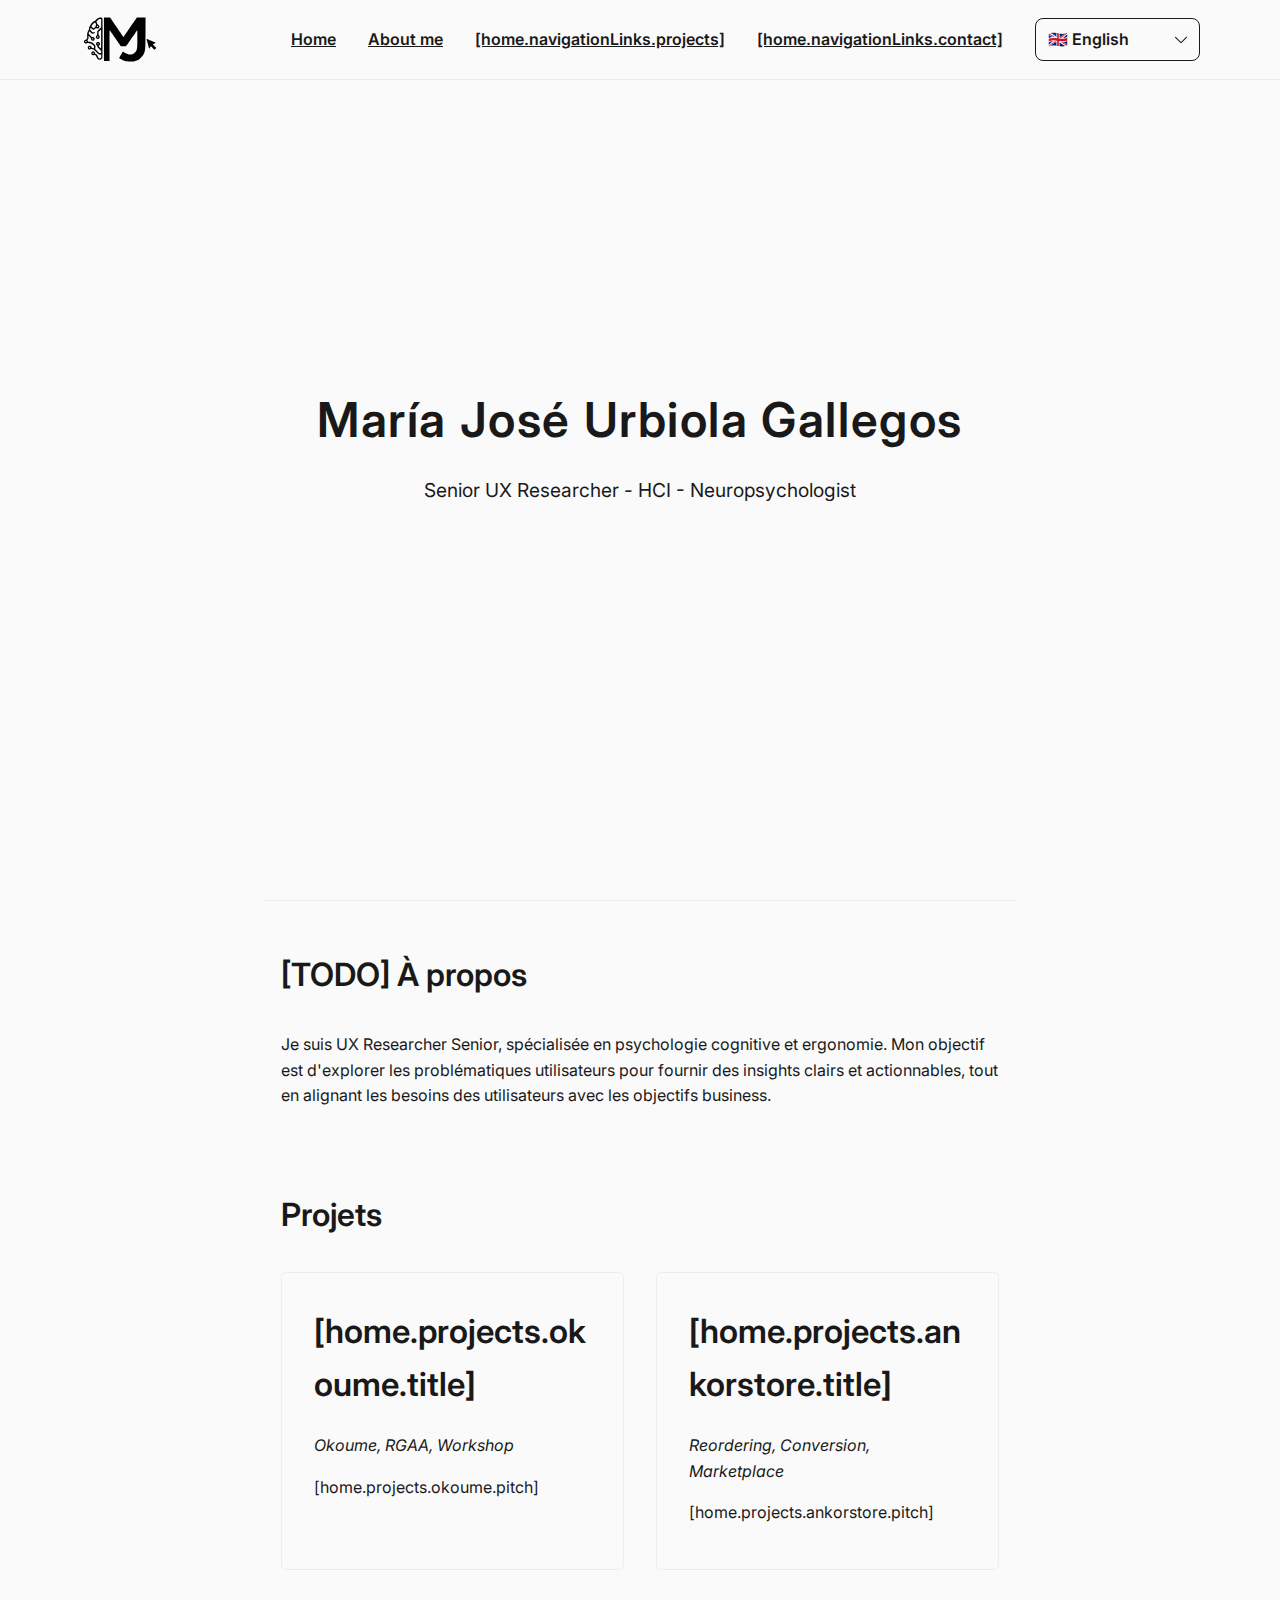
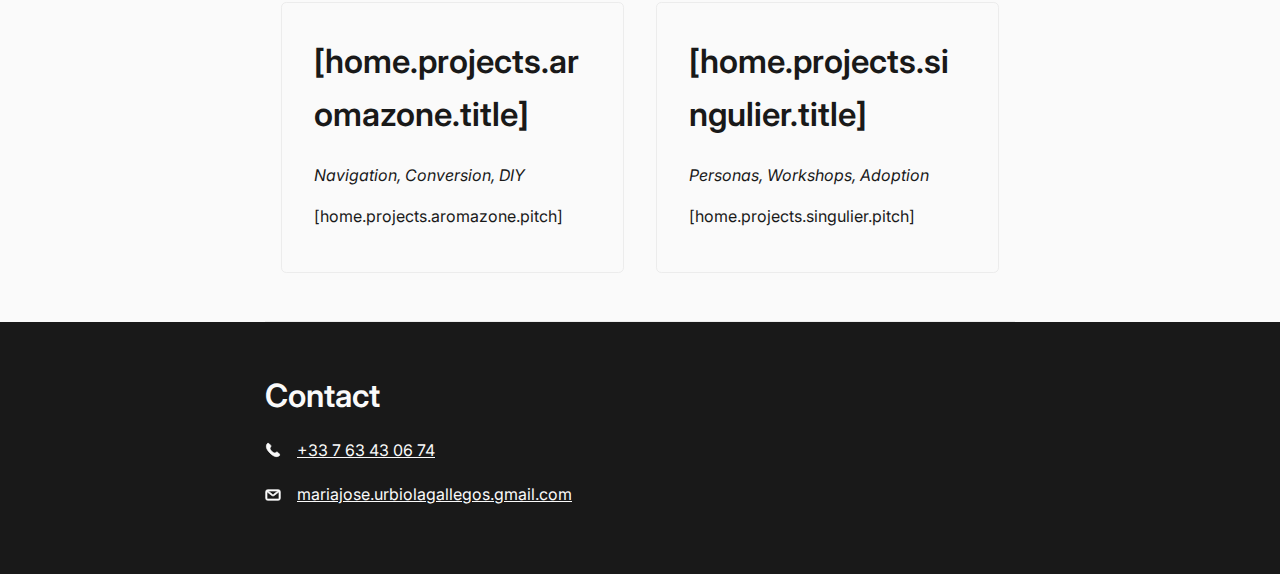
<file: index.html>
<!DOCTYPE html>
<html lang="fr">

<head>
    <meta charset="UTF-8" />
    <meta name="viewport" content="width=device-width, initial-scale=1.0" />
    <title>Maria Jose Urbiola Gallegos - Senior UX Researcher - IHM - Neuropsychologue</title>

    <link rel="preload" href="/public/fonts/Inter.ttf" as="font" type="font/ttf" crossorigin />
    <link rel="preload" href="/public/fonts/Inter-italic.ttf" as="font" type="font/ttf" crossorigin />
    <link rel="stylesheet" href="/public/styles/common.css" />
    <link rel="stylesheet" href="/public/styles/home.css" />
    <link rel="stylesheet" href="/public/styles/footer.css" />
</head>

<body>
    <header class="navigation">
        <a href="/" class="navigation__logo-link">
            <svg class="navigation__logo">
                <use href="/public/icons/icons.svg#mj-logo"></use>
            </svg>
        </a>

        <nav class="navigation__link-list">
            <a href="#home" id="nav-home" class="active">
                <mj-i18n key="home.navigationLinks.home" />
            </a>
            <a href="#about" id="nav-about">
                <mj-i18n key="home.navigationLinks.about" />
            </a>
            <a href="#projects" id="nav-projects">
                <mj-i18n key="home.navigationLinks.projects" />
            </a>
            <a href="#contact" id="nav-contact">
                <mj-i18n key="home.navigationLinks.contact" />
            </a>

            <select id="language-select" class="navigation__language-selector language-selector">
                <button class="language-selector__button">
                    <selectedcontent></selectedcontent>
                    <svg class="icon language-selector__picker-icon" aria-hidden="true">
                        <use href="/public/icons/icons.svg#arrow-down"></use>
                    </svg>
                </button>

                <div class="language-selector__dropdown">
                    <option selected value="fr" class="language-selector__option">
                        <span aria-hidden="true">🇫🇷</span> Français
                    </option>
                    <option value="en" class="language-selector__option">
                        <span aria-hidden="true">🇬🇧</span> English
                    </option>
                    <option value="es" class="language-selector__option">
                        <span aria-hidden="true">🇪🇸</span> Español
                    </option>
                </div>
            </select>
        </nav>
    </header>

    <section id="home" class="hero">
        <h1 class="hero__name">María José Urbiola Gallegos</h1>
        <h2 class="hero__title"><mj-i18n key="home.hero.subtitle" /></h2>
    </section>

    <main class="main">
        <section id="about" class="about anchor">
            <h2 class="about__title">[TODO] À propos</h2>
            <p>
                Je suis UX Researcher Senior, spécialisée en psychologie cognitive et ergonomie. Mon objectif est
                d'explorer
                les problématiques utilisateurs pour fournir des insights clairs et actionnables, tout en alignant les
                besoins des utilisateurs avec les objectifs business.
            </p>
        </section>

        <section id="projects" class="projects anchor">
            <h2 class="projects__title">Projets</h2>
            <ul class="projects__list">
                <li class="projects__ignore">
                    <a href="projects/okoume.html" class="projects__item">
                        <h3 class="projects__title"><mj-i18n key="home.projects.okoume.title" /></h3>
                        <p class="projects__keywords">Okoume, RGAA, Workshop</p>
                        <p><mj-i18n key="home.projects.okoume.pitch" /></p>
                    </a>
                </li>
                <li class="projects__ignore">
                    <a href="projects/ankorstore.html" class="projects__item">
                        <h3 class="projects__title"><mj-i18n key="home.projects.ankorstore.title" /></h3>
                        <p class="projects__keywords">Reordering, Conversion, Marketplace</p>
                        <p><mj-i18n key="home.projects.ankorstore.pitch" /></p>
                    </a>
                </li>
                <li class="projects__ignore">
                    <a href="projects/aromazone.html" class="projects__item">
                        <h3 class="projects__title"><mj-i18n key="home.projects.aromazone.title" /></h3>
                        <p class="projects__keywords">Navigation, Conversion, DIY</p>
                        <p><mj-i18n key="home.projects.aromazone.pitch" /></p>
                    </a>
                </li>
                <li class="projects__ignore">
                    <a href="projects/singulier.html" class="projects__item">
                        <h3 class="projects__title"><mj-i18n key="home.projects.singulier.title" /></h3>
                        <p class="projects__keywords">Personas, Workshops, Adoption</p>
                        <p><mj-i18n key="home.projects.singulier.pitch" /></p>
                    </a>
                </li>
            </ul>
        </section>
    </main>

    <footer id="contact" class="contact">
        <section>
            <h2 class="contact__title"><mj-i18n key="home.contact.title" /></h2>
            <p>
                <a class="contact__link" href="tel:+33763430474">
                    <svg class="icon" aria-hidden="true">
                        <use href="/public/icons/icons.svg#phone"></use>
                    </svg>
                    +33 7 63 43 06 74
                </a>
            </p>
            <p>
                <a class="contact__link" href="mailto:mariajose.urbiolagallegos.gmail.com">
                    <svg class="icon" aria-hidden="true">
                        <use href="/public/icons/icons.svg#mail"></use>
                    </svg>
                    mariajose.urbiolagallegos.gmail.com
                </a>
            </p>
        </section>
    </footer>

    <script type="module" src="/scripts/signal.mjs"></script>
    <script type="module" src="/scripts/i18n.mjs"></script>
    <script type="module" src="/scripts/language-select.mjs"></script>
    <script type="module" src="/scripts/mj-i18n.mjs"></script>
</body>

</html>
</file>
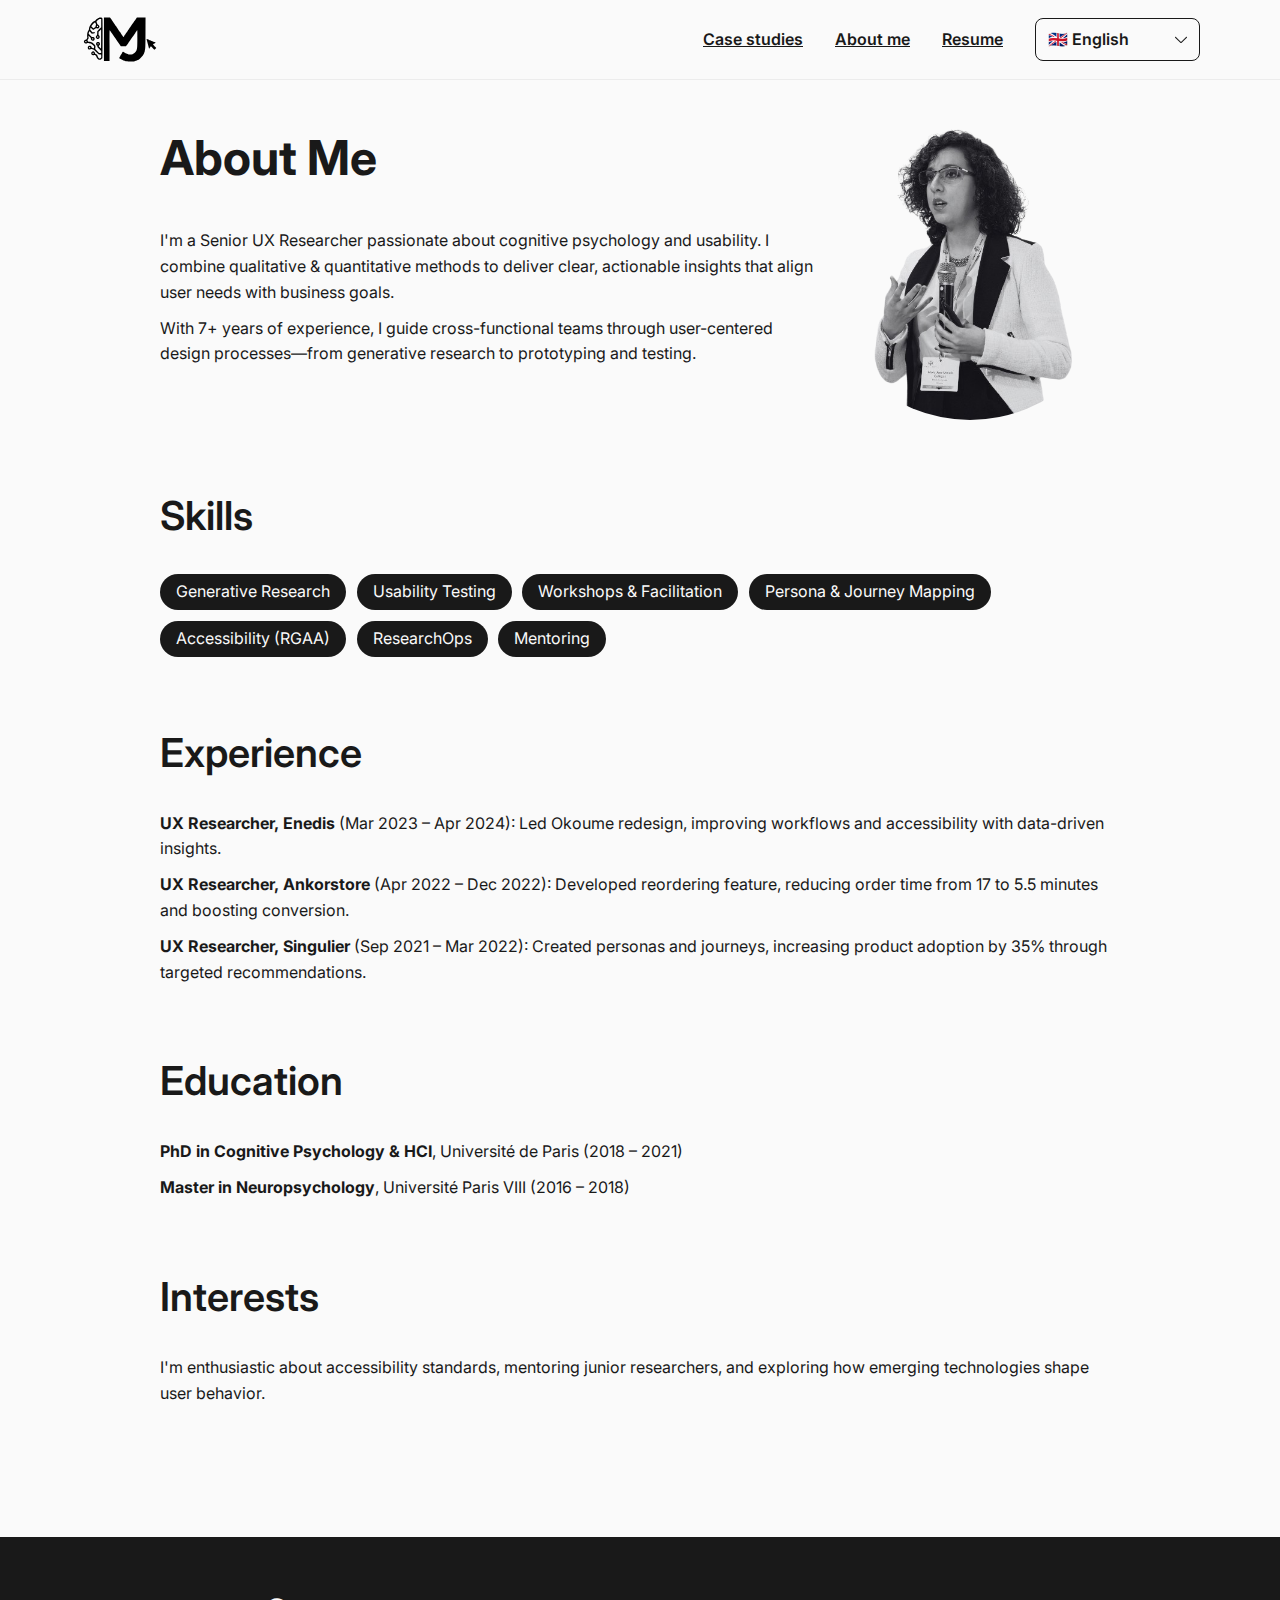
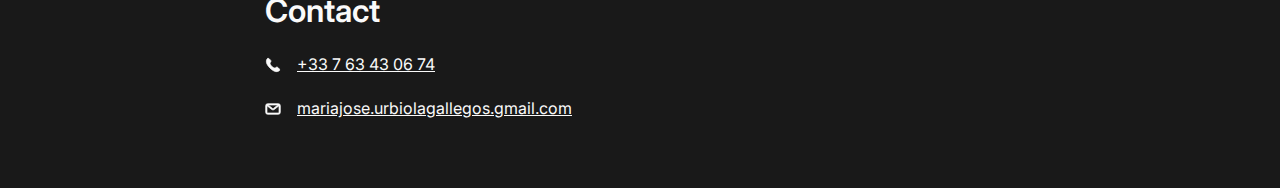
<file: about-me/index.html>
<!DOCTYPE html>
<html lang="fr">

<head>
    <base href="../" />

    <meta charset="UTF-8" />
    <meta name="viewport" content="width=device-width, initial-scale=1.0" />
    <title>María José Urbiola Gallegos - About me</title>

    <link rel="preload" href="public/fonts/Inter.ttf" as="font" type="font/ttf" crossorigin />
    <link rel="preload" href="public/fonts/Inter-italic.ttf" as="font" type="font/ttf" crossorigin />
    <link rel="stylesheet" href="public/styles/common.css" />
    <link rel="stylesheet" href="public/styles/about-me.css" />
    <link rel="stylesheet" href="public/styles/footer.css" />
</head>

<body>
    <header class="navigation">
        <a href="/" class="navigation__logo-link" aria-label="Back to homepage" title="Back to homepage">
            <svg class="navigation__logo">
                <use href="public/icons/icons.svg#mj-logo"></use>
            </svg>
        </a>

        <nav class="navigation__link-list">
            <a href="./case-studies/index.html" id="nav-case-studies">
                <mj-i18n key="home.navigationLinks.caseStudies" />
            </a>
            <a href="about-me/index.html" id="nav-about">
                <mj-i18n key="home.navigationLinks.about" />
            </a>
            <!-- TODO: Add CV in PDF (new browser tab) -->
            <a href="#resume" id="nav-contact">
                <mj-i18n key="home.navigationLinks.resume" />
            </a>

            <select id="language-select" class="navigation__language-selector language-selector">
                <button class="language-selector__button">
                    <selectedcontent></selectedcontent>
                    <svg class="icon language-selector__picker-icon" aria-hidden="true">
                        <use href="public/icons/icons.svg#arrow-down"></use>
                    </svg>
                </button>

                <div class="language-selector__dropdown">
                    <option selected value="fr" class="language-selector__option">
                        <span aria-hidden="true">🇫🇷</span> Français
                    </option>
                    <option value="en" class="language-selector__option">
                        <span aria-hidden="true">🇬🇧</span> English
                    </option>
                    <option value="es" class="language-selector__option">
                        <span aria-hidden="true">🇪🇸</span> Español
                    </option>
                </div>
            </select>
        </nav>
    </header>

    <main class="main">
        <section class="intro">
            <div class="intro__about-me">
                <h1><mj-i18n key="aboutMe.intro.title" /></h1>
                <p><mj-i18n key="aboutMe.intro.passionStatement" /></p>
                <p><mj-i18n key="aboutMe.intro.experienceOverview" /></p>
            </div>
            <div class="intro__image">
                <img src="public/images/about-me.png" loading="lazy"
                    alt="María José Urbiola Gallegos speaking at a conference"
                    style="width:100%;max-width:300px;border-radius:50%;">
            </div>
        </section>

        <section class="skills">
            <h2><mj-i18n key="aboutMe.skills.title" /></h2>
            <ul class="skills__list">
                <li class="skill__item pill"><mj-i18n key="aboutMe.skills.generativeResearch" /></li>
                <li class="skill__item pill"><mj-i18n key="aboutMe.skills.usabilityTesting" /></li>
                <li class="skill__item pill"><mj-i18n key="aboutMe.skills.workshopsFacilitation" /></li>
                <li class="skill__item pill"><mj-i18n key="aboutMe.skills.personaJourneyMapping" /></li>
                <li class="skill__item pill"><mj-i18n key="aboutMe.skills.accessibility" /></li>
                <li class="skill__item pill"><mj-i18n key="aboutMe.skills.researchOps" /></li>
                <li class="skill__item pill"><mj-i18n key="aboutMe.skills.mentoring" /></li>
            </ul>
        </section>

        <section class="experience">
            <h2><mj-i18n key="aboutMe.experience.title" /></h2>
            <p><strong><mj-i18n key="aboutMe.experience.enedis.title" /></strong> <mj-i18n key="aboutMe.experience.enedis.details" /></p>
            <p><strong><mj-i18n key="aboutMe.experience.ankorstore.title" /></strong> <mj-i18n key="aboutMe.experience.ankorstore.details" /></p>
            <p><strong><mj-i18n key="aboutMe.experience.singulier.title" /></strong> <mj-i18n key="aboutMe.experience.singulier.details" /></p>
        </section>

        <section class="education">
            <h2><mj-i18n key="aboutMe.education.title" /></h2>
            <p><strong><mj-i18n key="aboutMe.education.phd.name" /></strong><mj-i18n key="aboutMe.education.phd.details" /></p>
            <p><strong><mj-i18n key="aboutMe.education.masters.name" /></strong><mj-i18n key="aboutMe.education.masters.details" /></p>
        </section>

        <section class="interests">
            <h2><mj-i18n key="aboutMe.interests.title" /></h2>
            <p><mj-i18n key="aboutMe.interests.content" /></p>
        </section>
    </main>

    <footer id="contact" class="contact">
        <section>
            <h2 class="contact__title"><mj-i18n key="home.contact.title" /></h2>
            <p>
                <a class="contact__link" href="tel:+33763430474">
                    <svg class="icon" aria-hidden="true">
                        <use href="public/icons/icons.svg#phone"></use>
                    </svg>
                    +33 7 63 43 06 74
                </a>
            </p>
            <p>
                <a class="contact__link" href="mailto:mariajose.urbiolagallegos.gmail.com">
                    <svg class="icon" aria-hidden="true">
                        <use href="public/icons/icons.svg#mail"></use>
                    </svg>
                    mariajose.urbiolagallegos.gmail.com
                </a>
            </p>
        </section>
    </footer>

    <script type="module" src="scripts/signal.mjs"></script>
    <script type="module" src="scripts/i18n.mjs"></script>
    <script type="module" src="scripts/language-select.mjs"></script>
    <script type="module" src="scripts/mj-i18n.mjs"></script>
</body>

</html>
</file>
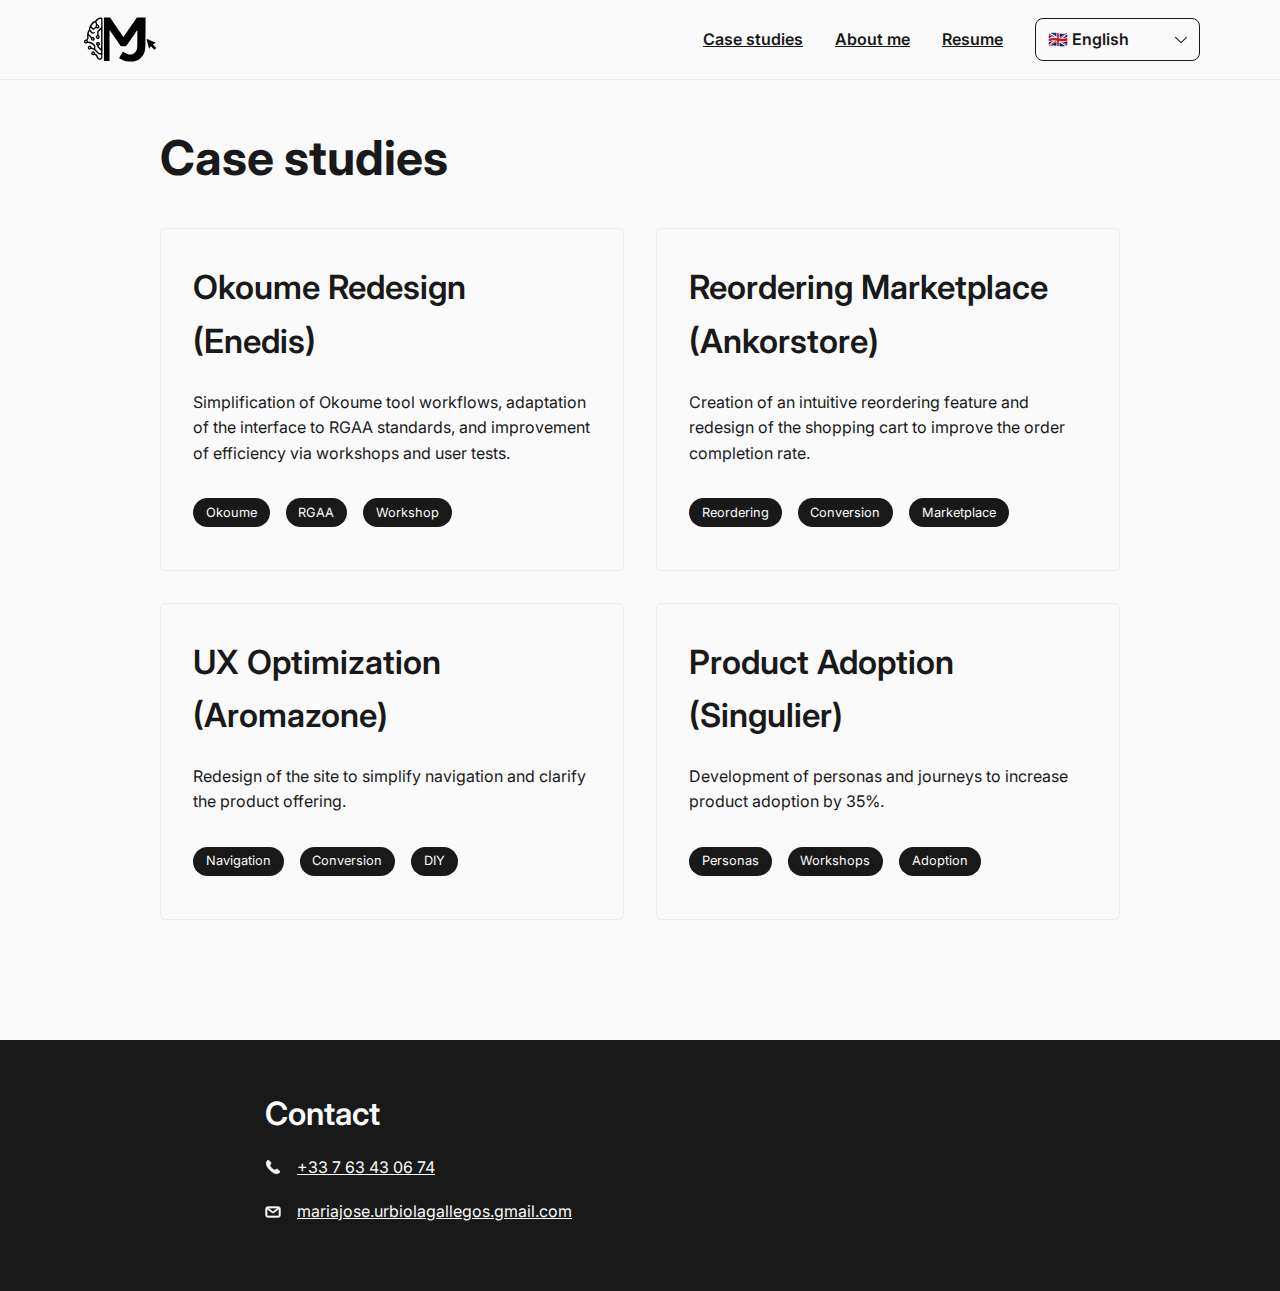
<file: case-studies/index.html>
<!DOCTYPE html>
<html lang="en">

<head>
    <base href="../" />

    <meta charset="UTF-8" />
    <meta name="viewport" content="width=device-width, initial-scale=1.0" />
    <title>María José Urbiola Gallegos - Senior UX Researcher - IHM - Neuropsychologue</title>

    <link rel="preload" href="public/fonts/Inter.ttf" as="font" type="font/ttf" crossorigin />
    <link rel="preload" href="public/fonts/Inter-italic.ttf" as="font" type="font/ttf" crossorigin />
    <link rel="stylesheet" href="public/styles/common.css" />
    <link rel="stylesheet" href="public/styles/case-studies.css" />
    <link rel="stylesheet" href="public/styles/footer.css" />
</head>

<body>
    <header class="navigation">
        <a href="/" class="navigation__logo-link" aria-label="Back to homepage" title="Back to homepage">
            <svg class="navigation__logo">
                <use href="public/icons/icons.svg#mj-logo"></use>
            </svg>
        </a>

        <nav class="navigation__link-list">
            <a href="./case-studies/index.html" id="nav-case-studies">
                <mj-i18n key="home.navigationLinks.caseStudies" />
            </a>
            <a href="about-me/index.html" id="nav-about">
                <mj-i18n key="home.navigationLinks.about" />
            </a>
            <!-- TODO: Add CV in PDF (new browser tab) -->
            <a href="#resume" id="nav-contact">
                <mj-i18n key="home.navigationLinks.resume" />
            </a>

            <select id="language-select" class="navigation__language-selector language-selector">
                <button class="language-selector__button">
                    <selectedcontent></selectedcontent>
                    <svg class="icon language-selector__picker-icon" aria-hidden="true">
                        <use href="public/icons/icons.svg#arrow-down"></use>
                    </svg>
                </button>

                <div class="language-selector__dropdown">
                    <option selected value="fr" class="language-selector__option">
                        <span aria-hidden="true">🇫🇷</span> Français
                    </option>
                    <option value="en" class="language-selector__option">
                        <span aria-hidden="true">🇬🇧</span> English
                    </option>
                    <option value="es" class="language-selector__option">
                        <span aria-hidden="true">🇪🇸</span> Español
                    </option>
                </div>
            </select>
        </nav>
    </header>

    <main class="main">
        <section id="case-studies" class="case-studies anchor">
            <h1 class="case-studies__title">Case studies</h1>
            <ul class="case-studies__list">
                <li class="case-studies__ignore">
                    <a href="case-studies/okoume.html" class="case-studies__item">
                        <h3 class="case-studies__title"><mj-i18n key="caseStudies.okoume.title" /></h3>
                        <p><mj-i18n key="caseStudies.okoume.pitch" /></p>
                        <p class="case-studies__keywords">
                            <small class="pill">Okoume</small>
                            <small class="pill">RGAA</small>
                            <small class="pill">Workshop</small>
                        </p>
                    </a>
                </li>
                <li class="case-studies__ignore">
                    <a href="case-studies/ankorstore.html" class="case-studies__item">
                        <h3 class="case-studies__title"><mj-i18n key="caseStudies.ankorstore.title" /></h3>
                        <p><mj-i18n key="caseStudies.ankorstore.pitch" /></p>
                        <p class="case-studies__keywords">
                            <small class="pill">Reordering</small>
                            <small class="pill">Conversion</small>
                            <small class="pill">Marketplace</small>
                        </p>
                    </a>
                </li>
                <li class="case-studies__ignore">
                    <a href="case-studies/aromazone.html" class="case-studies__item">
                        <h3 class="case-studies__title"><mj-i18n key="caseStudies.aromazone.title" /></h3>
                        <p><mj-i18n key="caseStudies.aromazone.pitch" /></p>
                        <p class="case-studies__keywords">
                            <small class="pill">Navigation</small>
                            <small class="pill">Conversion</small>
                            <small class="pill">DIY</small>
                        </p>
                    </a>
                </li>
                <li class="case-studies__ignore">
                    <a href="case-studies/singulier.html" class="case-studies__item">
                        <h3 class="case-studies__title"><mj-i18n key="caseStudies.singulier.title" /></h3>
                        <p><mj-i18n key="caseStudies.singulier.pitch" /></p>
                        <p class="case-studies__keywords">
                            <small class="pill">Personas</small>
                            <small class="pill">Workshops</small>
                            <small class="pill">Adoption</small>
                        </p>
                    </a>
                </li>
            </ul>
        </section>
    </main>

    <footer id="contact" class="contact">
        <section>
            <h2 class="contact__title"><mj-i18n key="home.contact.title" /></h2>
            <p>
                <a class="contact__link" href="tel:+33763430474">
                    <svg class="icon" aria-hidden="true">
                        <use href="public/icons/icons.svg#phone"></use>
                    </svg>
                    +33 7 63 43 06 74
                </a>
            </p>
            <p>
                <a class="contact__link" href="mailto:mariajose.urbiolagallegos.gmail.com">
                    <svg class="icon" aria-hidden="true">
                        <use href="public/icons/icons.svg#mail"></use>
                    </svg>
                    mariajose.urbiolagallegos.gmail.com
                </a>
            </p>
        </section>
    </footer>

    <script type="module" src="scripts/signal.mjs"></script>
    <script type="module" src="scripts/i18n.mjs"></script>
    <script type="module" src="scripts/language-select.mjs"></script>
    <script type="module" src="scripts/mj-i18n.mjs"></script>
</body>

</html>
</file>
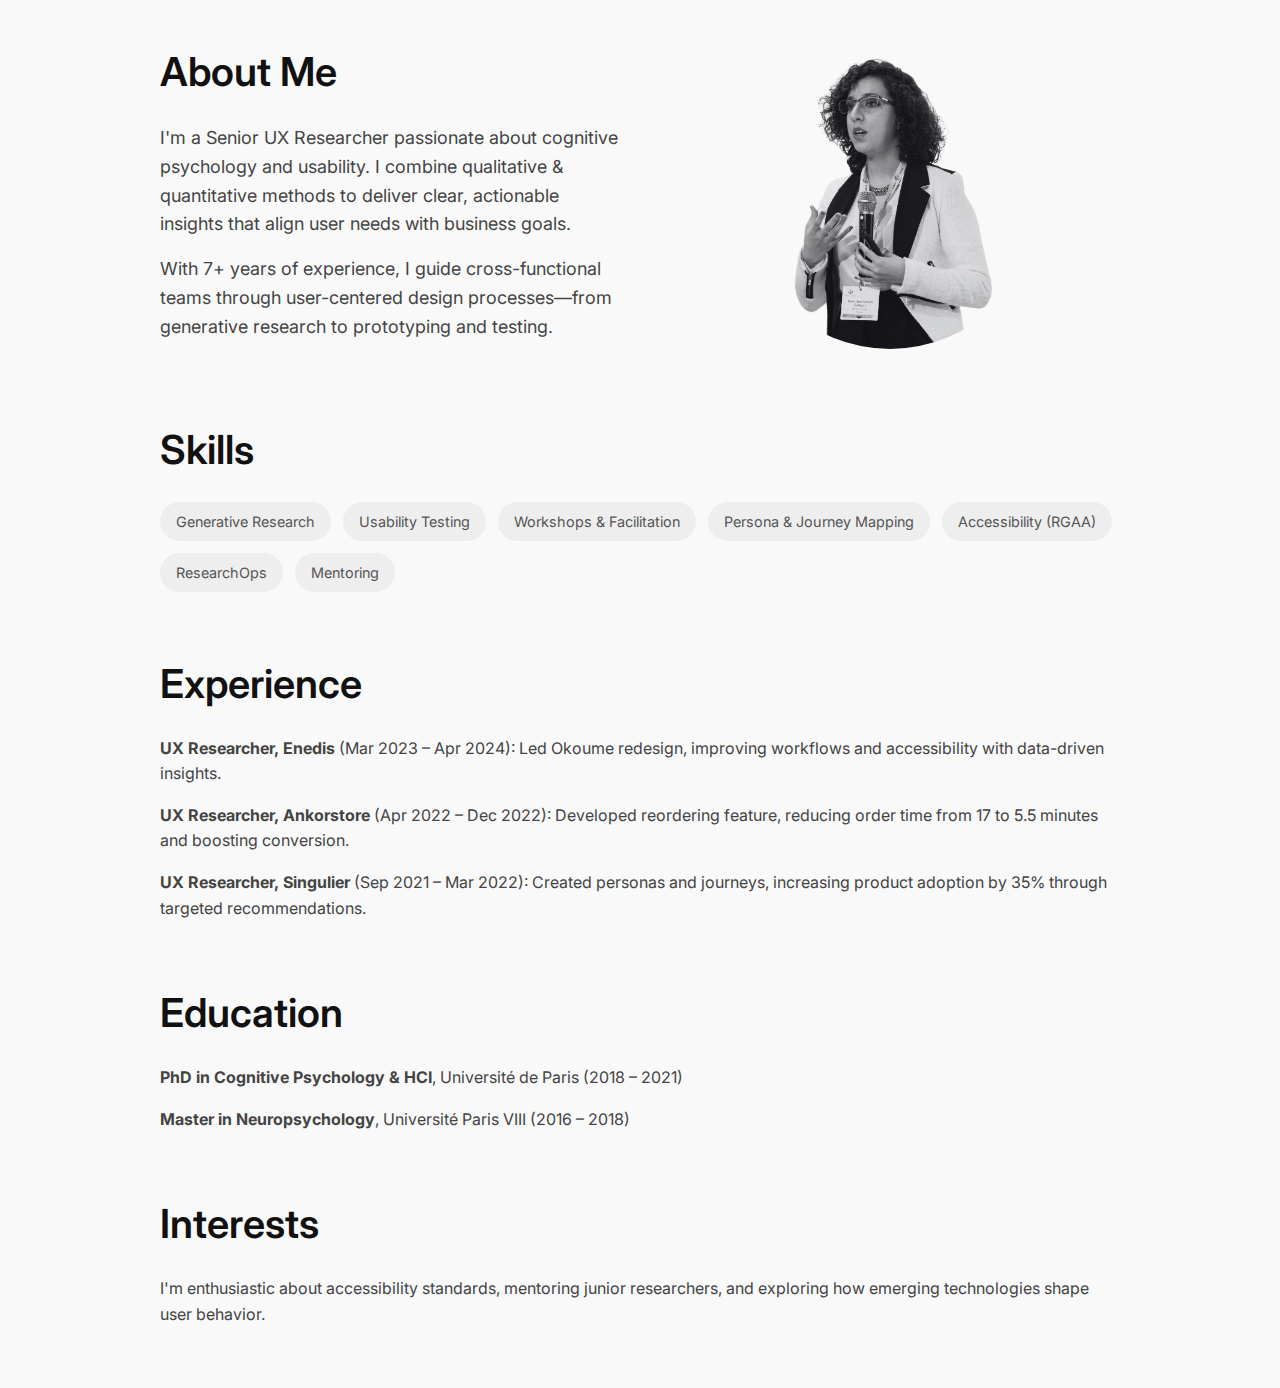
<file: AboutMe.html>
<!DOCTYPE html>
<html lang="en">
<head>
    <meta charset="UTF-8">
    <meta name="viewport" content="width=device-width, initial-scale=1.0">
    <title>About Me</title>
    <link href="https://fonts.googleapis.com/css2?family=Inter:wght@400;500;600;700&display=swap" rel="stylesheet">
    <style>
        /* Reset & Base */
        * { margin: 0; padding: 0; box-sizing: border-box; }
        body {
            font-family: 'Inter', sans-serif;
            line-height: 1.6;
            color: #333;
            background: #f9f9f9;
        }
        main {
            max-width: 1000px;
            margin: 40px auto;
            padding: 0 20px;
        }
        h2 {
            font-size: 2.5rem;
            font-weight: 600;
            color: #111;
            margin-bottom: 20px;
        }
        /* Intro Section */
        .about-intro {
            display: grid;
            grid-template-columns: 1fr 1fr;
            gap: 40px;
            align-items: center;
            margin-bottom: 60px;
        }
        .about-intro .intro-text p {
            font-size: 1.125rem;
            color: #444;
            margin-bottom: 16px;
        }
        .about-intro .intro-image img {
            width: 100%;
            max-width: 300px;
            border-radius: 50%;
            display: block;
            margin: 0 auto;
        }
        @media (max-width: 768px) {
            .about-intro { grid-template-columns: 1fr; text-align: center; }
            .about-intro .intro-image img { margin-bottom: 20px; }
        }
        /* Skills */
        .skills-section ul {
            list-style: none;
            display: flex;
            flex-wrap: wrap;
            gap: 12px;
        }
        .skills-section li {
            background: #eee;
            color: #555;
            padding: 8px 16px;
            border-radius: 999px;
            font-size: 0.9rem;
        }
        .section { margin-bottom: 60px; }
        .section p { font-size: 1rem; color: #444; margin-bottom: 16px; }
    </style>
</head>
<body>
    <main>
        <section class="about-intro section">
    <div class="intro-text">
        <h2>About Me</h2>
        <p>I'm a Senior UX Researcher passionate about cognitive psychology and usability. I combine qualitative & quantitative methods to deliver clear, actionable insights that align user needs with business goals.</p>
        <p>With 7+ years of experience, I guide cross-functional teams through user-centered design processes—from generative research to prototyping and testing.</p>
    </div>
    <div class="intro-image">
        <img
  src="about-me.png"
  loading="lazy"
  alt="Maria Jose Urbiola Gallegos speaking at a conference"
  style="width:100%;max-width:300px;border-radius:50%;"
>
    </div>
</section>

        <section class="skills-section section">
            <h2>Skills</h2>
            <ul>
                <li>Generative Research</li>
                <li>Usability Testing</li>
                <li>Workshops & Facilitation</li>
                <li>Persona & Journey Mapping</li>
                <li>Accessibility (RGAA)</li>
                <li>ResearchOps</li>
                <li>Mentoring</li>
            </ul>
        </section>

        <section class="experience-section section">
            <h2>Experience</h2>
            <p><strong>UX Researcher, Enedis</strong> (Mar 2023 – Apr 2024): Led Okoume redesign, improving workflows and accessibility with data-driven insights.</p>
            <p><strong>UX Researcher, Ankorstore</strong> (Apr 2022 – Dec 2022): Developed reordering feature, reducing order time from 17 to 5.5 minutes and boosting conversion.</p>
            <p><strong>UX Researcher, Singulier</strong> (Sep 2021 – Mar 2022): Created personas and journeys, increasing product adoption by 35% through targeted recommendations.</p>
        </section>

        <section class="education-section section">
            <h2>Education</h2>
            <p><strong>PhD in Cognitive Psychology & HCI</strong>, Université de Paris (2018 – 2021)</p>
            <p><strong>Master in Neuropsychology</strong>, Université Paris VIII (2016 – 2018)</p>
        </section>

        <section class="interests-section section">
            <h2>Interests</h2>
            <p>I'm enthusiastic about accessibility standards, mentoring junior researchers, and exploring how emerging technologies shape user behavior.</p>
        </section>
    </main>
</body>
</html>
</file>
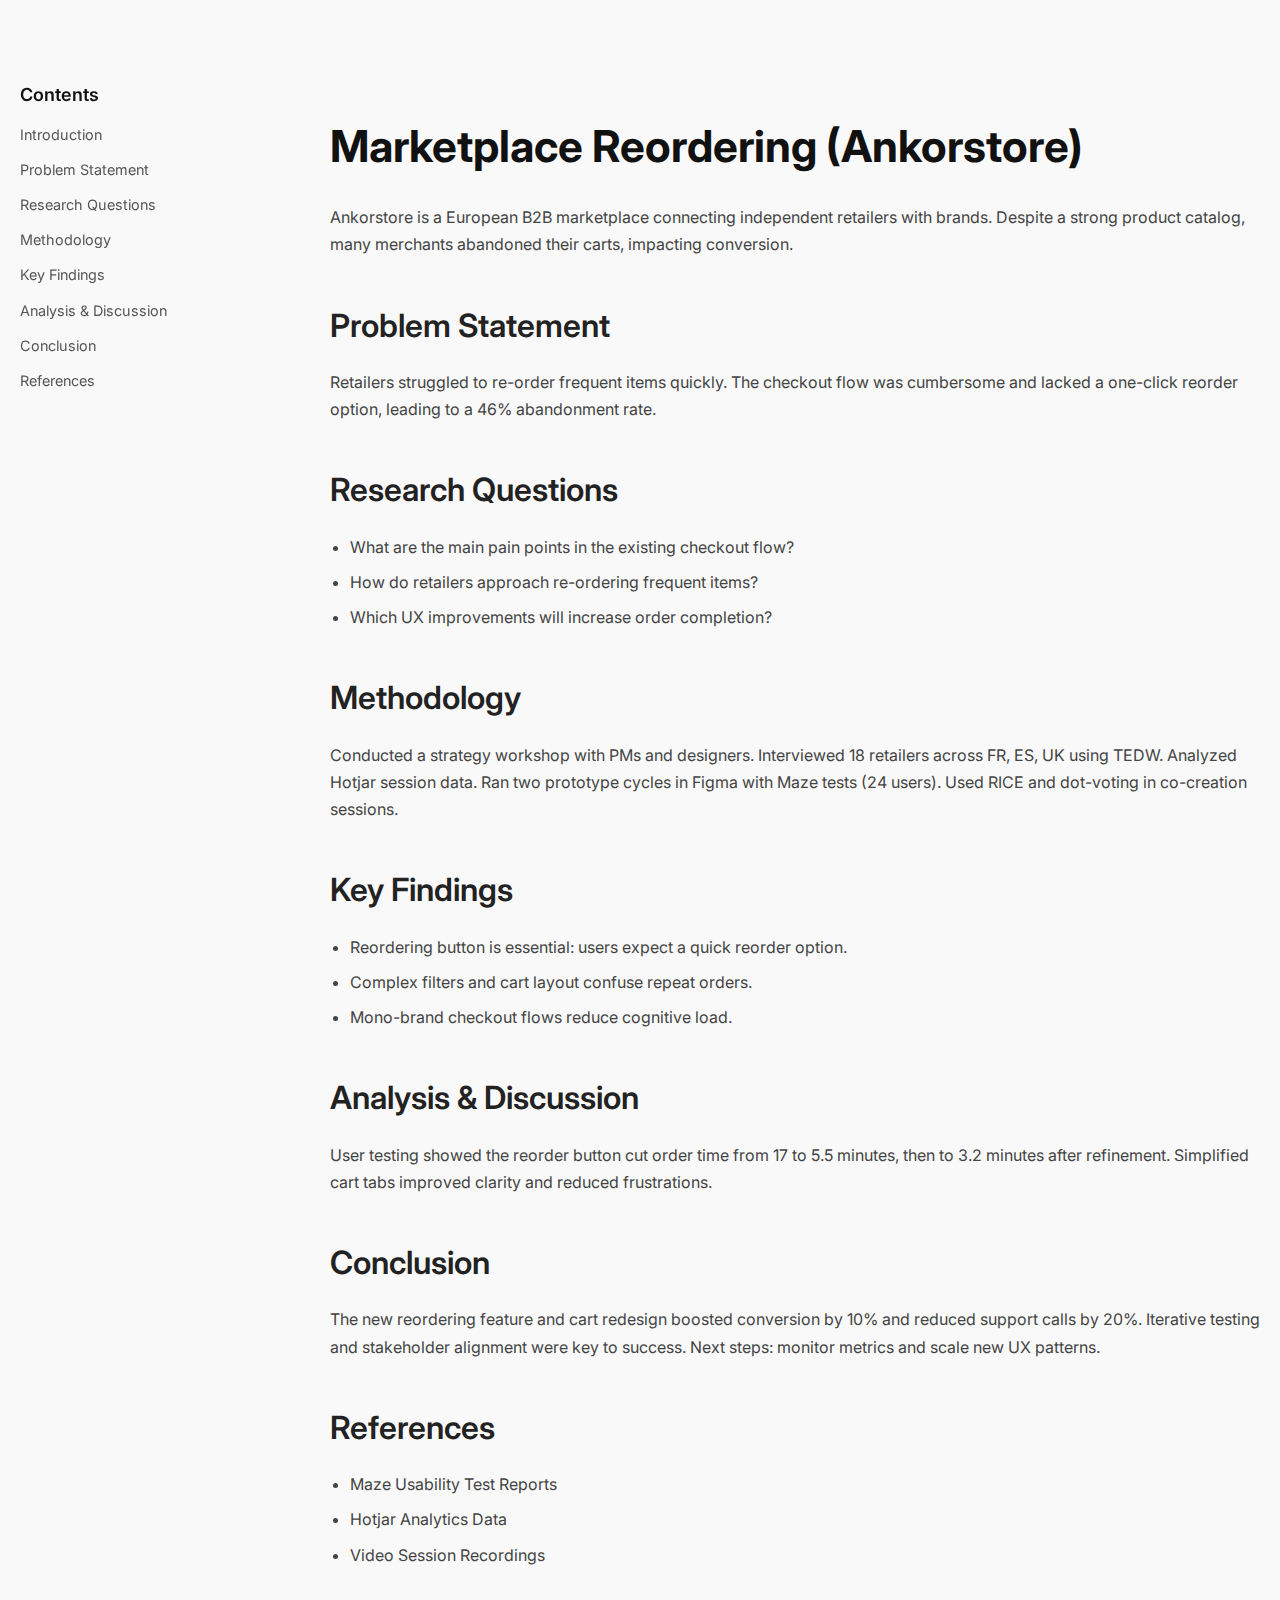
<file: Ankorstore.html>
<!-- ankorstore-case-study.html -->
<!DOCTYPE html>
<html lang="en">
<head>
  <meta charset="UTF-8">
  <meta name="viewport" content="width=device-width, initial-scale=1.0">
  <title>Case Study: Marketplace Reordering (Ankorstore)</title>
  <link href="https://fonts.googleapis.com/css2?family=Inter:wght@400;500;600;700&display=swap" rel="stylesheet">
  <style>
    body { font-family: 'Inter', sans-serif; line-height:1.7; color:#333; margin:0; padding:0; background:#f9f9f9; }
    main { max-width:1400px; margin:40px auto; padding:20px; display:grid; grid-template-columns:250px 1fr; gap:60px; }
    @media(max-width:900px){
      main{grid-template-columns:1fr;}
      .case-study-nav{margin-bottom:30px;border-bottom:1px solid #eee;padding-bottom:20px;}
    }
    h1{font-size:2.75rem;font-weight:700;color:#111;margin-bottom:20px;}
    h2{font-size:2rem;font-weight:600;color:#222;margin-top:40px;margin-bottom:15px;}
    p,ul{font-size:1rem;color:#444;margin-bottom:16px;}
    ul{padding-left:20px;} li{margin-bottom:8px;}
    .case-study-nav{padding-top:20px;position:sticky;top:20px;height:fit-content;}
    .case-study-nav h3{font-size:1.125rem;font-weight:600;color:#111;margin-bottom:10px;margin-top:0;}
    .case-study-nav ul{list-style:none;padding:0;margin:0;} .case-study-nav li{margin-bottom:8px;}
    .case-study-nav a{text-decoration:none;color:#555;font-size:0.9rem;} .case-study-nav a:hover{color:#007bff;}
    .case-study-content{padding-top:20px;}
  </style>
</head>
<body>
  <main>
    <aside class="case-study-nav">
      <h3>Contents</h3>
      <ul>
        <li><a href="#introduction">Introduction</a></li>
        <li><a href="#problem">Problem Statement</a></li>
        <li><a href="#research-questions">Research Questions</a></li>
        <li><a href="#methodology">Methodology</a></li>
        <li><a href="#findings">Key Findings</a></li>
        <li><a href="#analysis">Analysis & Discussion</a></li>
        <li><a href="#conclusion">Conclusion</a></li>
        <li><a href="#references">References</a></li>
      </ul>
    </aside>
    <div class="case-study-content">
      <section id="introduction">
        <h1>Marketplace Reordering (Ankorstore)</h1>
        <p>Ankorstore is a European B2B marketplace connecting independent retailers with brands. Despite a strong product catalog, many merchants abandoned their carts, impacting conversion.</p>
      </section>
      <section id="problem">
        <h2>Problem Statement</h2>
        <p>Retailers struggled to re-order frequent items quickly. The checkout flow was cumbersome and lacked a one-click reorder option, leading to a 46% abandonment rate.</p>
      </section>
      <section id="research-questions">
        <h2>Research Questions</h2>
        <ul>
          <li>What are the main pain points in the existing checkout flow?</li>
          <li>How do retailers approach re-ordering frequent items?</li>
          <li>Which UX improvements will increase order completion?</li>
        </ul>
      </section>
      <section id="methodology">
        <h2>Methodology</h2>
        <p>Conducted a strategy workshop with PMs and designers. Interviewed 18 retailers across FR, ES, UK using TEDW. Analyzed Hotjar session data. Ran two prototype cycles in Figma with Maze tests (24 users). Used RICE and dot-voting in co-creation sessions.</p>
      </section>
      <section id="findings">
        <h2>Key Findings</h2>
        <ul>
          <li>Reordering button is essential: users expect a quick reorder option.</li>
          <li>Complex filters and cart layout confuse repeat orders.</li>
          <li>Mono-brand checkout flows reduce cognitive load.</li>
        </ul>
      </section>
      <section id="analysis">
        <h2>Analysis & Discussion</h2>
        <p>User testing showed the reorder button cut order time from 17 to 5.5 minutes, then to 3.2 minutes after refinement. Simplified cart tabs improved clarity and reduced frustrations.</p>
      </section>
      <section id="conclusion">
        <h2>Conclusion</h2>
        <p>The new reordering feature and cart redesign boosted conversion by 10% and reduced support calls by 20%. Iterative testing and stakeholder alignment were key to success. Next steps: monitor metrics and scale new UX patterns.</p>
      </section>
      <section id="references">
        <h2>References</h2>
        <ul>
          <li>Maze Usability Test Reports</li>
          <li>Hotjar Analytics Data</li>
          <li>Video Session Recordings</li>
        </ul>
      </section>
    </div>
  </main>
</body>
</html>
</file>
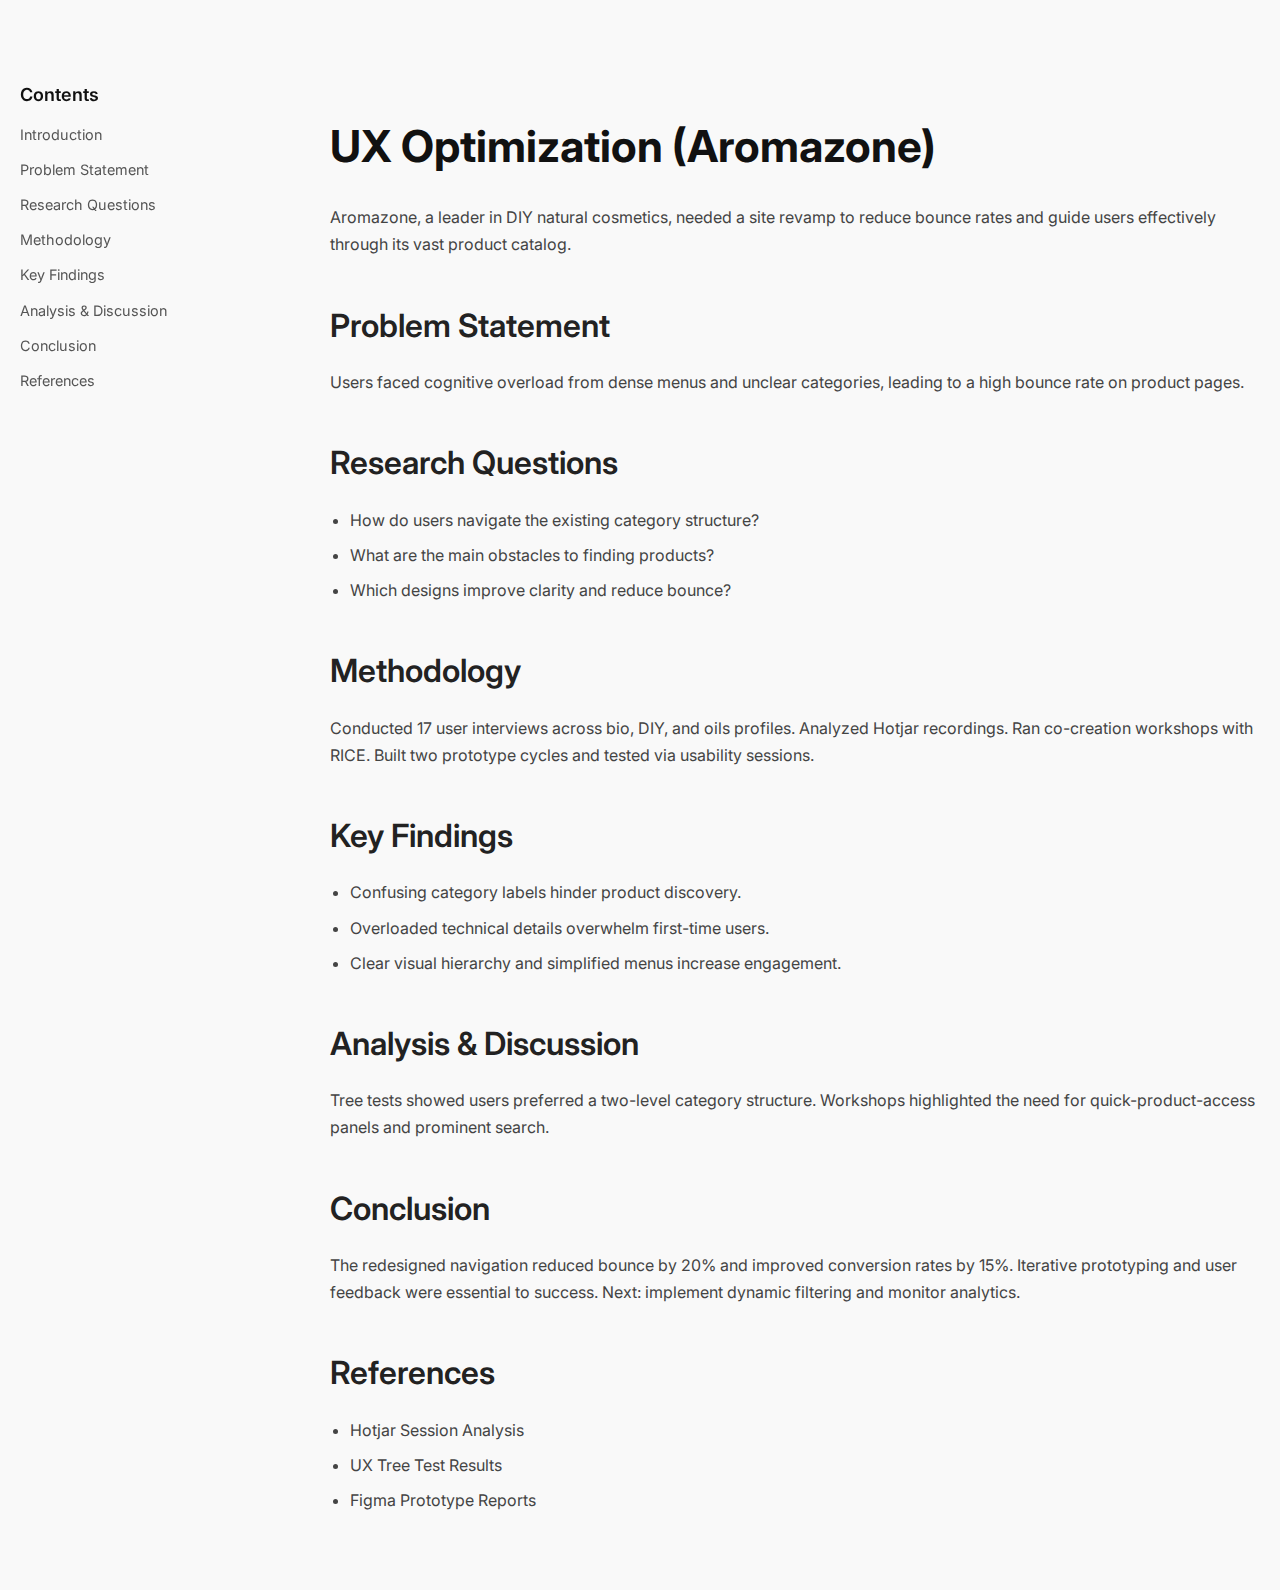
<file: Aromazone.html>
<!DOCTYPE html>
<html lang="en">
<head>
  <meta charset="UTF-8">
  <meta name="viewport" content="width=device-width, initial-scale=1.0">
  <title>Case Study: UX Optimization (Aromazone)</title>
  <link href="https://fonts.googleapis.com/css2?family=Inter:wght@400;500;600;700&display=swap" rel="stylesheet">
  <style>
    body { font-family: 'Inter', sans-serif; line-height:1.7; color:#333; margin:0; padding:0; background:#f9f9f9; }
    main { max-width:1400px; margin:40px auto; padding:20px; display:grid; grid-template-columns:250px 1fr; gap:60px; }
    @media(max-width:900px){ main{grid-template-columns:1fr;} .case-study-nav{margin-bottom:30px;border-bottom:1px solid #eee;padding-bottom:20px;} }
    h1{font-size:2.75rem;font-weight:700;color:#111;margin-bottom:20px;}
    h2{font-size:2rem;font-weight:600;color:#222;margin-top:40px;margin-bottom:15px;}
    p,ul{font-size:1rem;color:#444;margin-bottom:16px;} ul{padding-left:20px;} li{margin-bottom:8px;}
    .case-study-nav{padding-top:20px;position:sticky;top:20px;height:fit-content;}
    .case-study-nav h3{font-size:1.125rem;font-weight:600;color:#111;margin-bottom:10px;margin-top:0;}
    .case-study-nav ul{list-style:none;padding:0;margin:0;} .case-study-nav li{margin-bottom:8px;}
    .case-study-nav a{text-decoration:none;color:#555;font-size:0.9rem;} .case-study-nav a:hover{color:#007bff;}
    .case-study-content{padding-top:20px;}
  </style>
</head>
<body>
  <main>
    <aside class="case-study-nav">
      <h3>Contents</h3>
      <ul>
        <li><a href="#introduction">Introduction</a></li>
        <li><a href="#problem">Problem Statement</a></li>
        <li><a href="#research-questions">Research Questions</a></li>
        <li><a href="#methodology">Methodology</a></li>
        <li><a href="#findings">Key Findings</a></li>
        <li><a href="#analysis">Analysis & Discussion</a></li>
        <li><a href="#conclusion">Conclusion</a></li>
        <li><a href="#references">References</a></li>
      </ul>
    </aside>
    <div class="case-study-content">
      <section id="introduction">
        <h1>UX Optimization (Aromazone)</h1>
        <p>Aromazone, a leader in DIY natural cosmetics, needed a site revamp to reduce bounce rates and guide users effectively through its vast product catalog.</p>
      </section>
      <section id="problem">
        <h2>Problem Statement</h2>
        <p>Users faced cognitive overload from dense menus and unclear categories, leading to a high bounce rate on product pages.</p>
      </section>
      <section id="research-questions">
        <h2>Research Questions</h2>
        <ul>
          <li>How do users navigate the existing category structure?</li>
          <li>What are the main obstacles to finding products?</li>
          <li>Which designs improve clarity and reduce bounce?</li>
        </ul>
      </section>
      <section id="methodology">
        <h2>Methodology</h2>
        <p>Conducted 17 user interviews across bio, DIY, and oils profiles. Analyzed Hotjar recordings. Ran co-creation workshops with RICE. Built two prototype cycles and tested via usability sessions.</p>
      </section>
      <section id="findings">
        <h2>Key Findings</h2>
        <ul>
          <li>Confusing category labels hinder product discovery.</li>
          <li>Overloaded technical details overwhelm first-time users.</li>
          <li>Clear visual hierarchy and simplified menus increase engagement.</li>
        </ul>
      </section>
      <section id="analysis">
        <h2>Analysis & Discussion</h2>
        <p>Tree tests showed users preferred a two-level category structure. Workshops highlighted the need for quick-product-access panels and prominent search.</p>
      </section>
      <section id="conclusion">
        <h2>Conclusion</h2>
        <p>The redesigned navigation reduced bounce by 20% and improved conversion rates by 15%. Iterative prototyping and user feedback were essential to success. Next: implement dynamic filtering and monitor analytics.</p>
      </section>
      <section id="references">
        <h2>References</h2>
        <ul>
          <li>Hotjar Session Analysis</li>
          <li>UX Tree Test Results</li>
          <li>Figma Prototype Reports</li>
        </ul>
      </section>
    </div>
  </main>
</body>
</html>
</file>
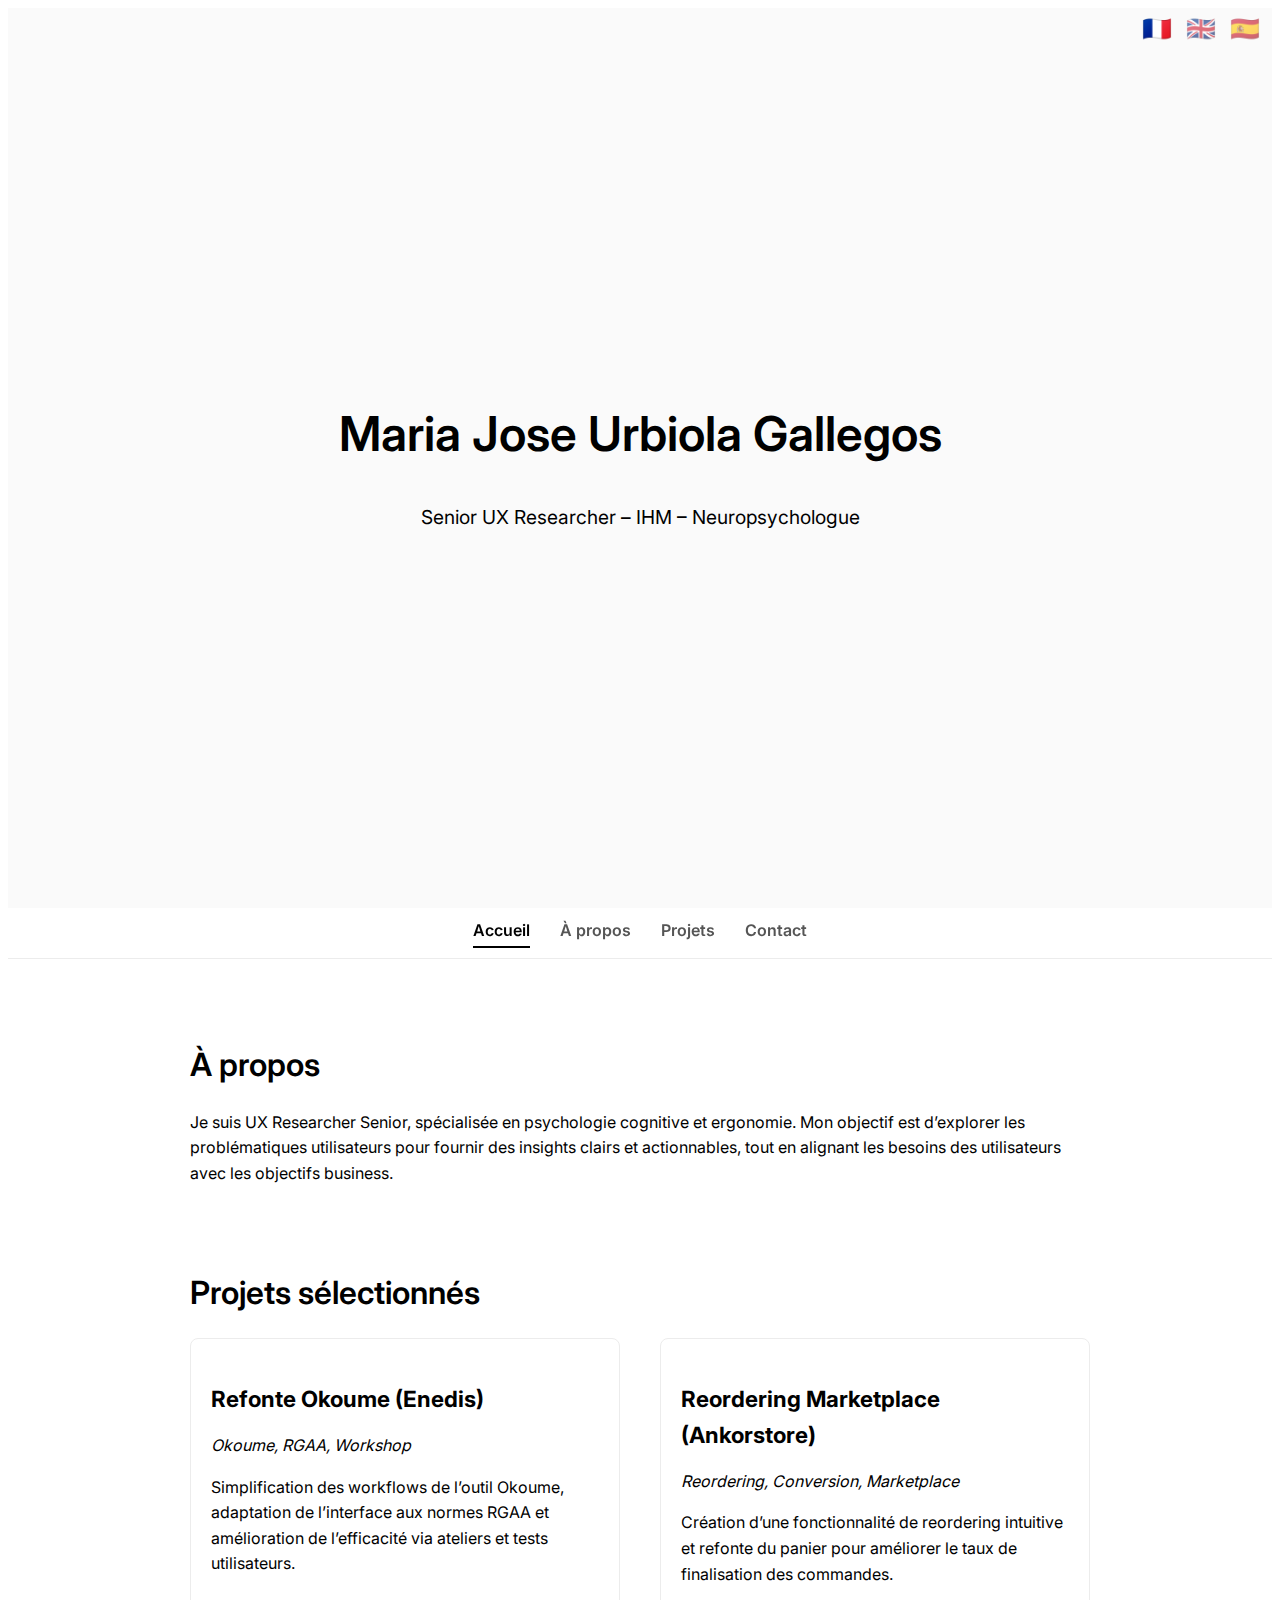
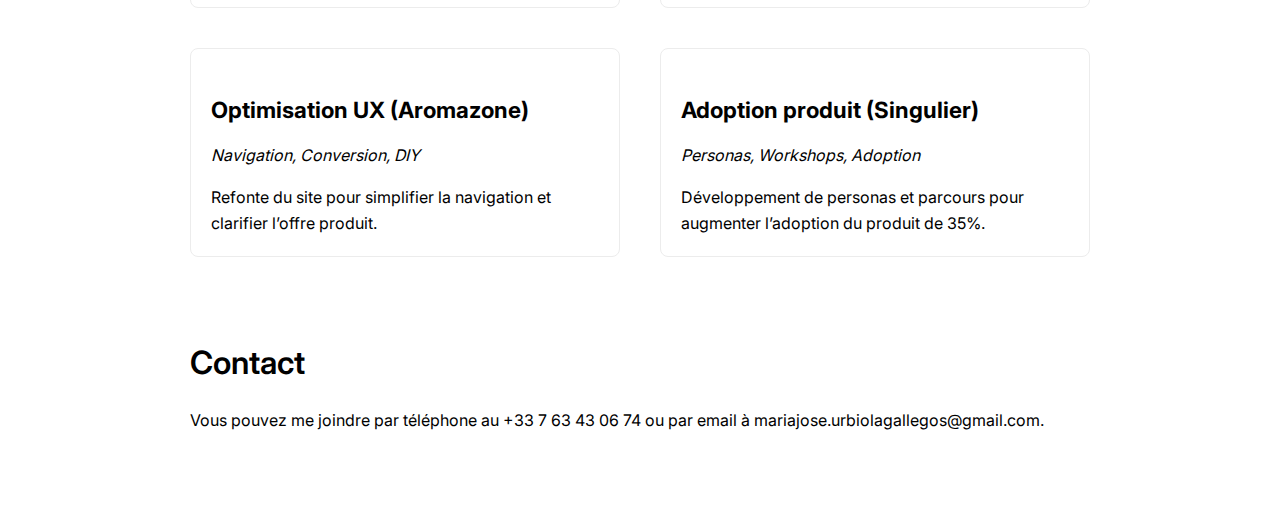
<file: index-backup.html>
<!DOCTYPE html>
<html lang="fr">

<head>
    <meta charset="UTF-8" />
    <meta name="viewport" content="width=device-width, initial-scale=1.0" />
    <title>Maria Jose Urbiola Gallegos – Senior UX Researcher – IHM – Neuropsychologue</title>
    <link rel="preload" href="./public/fonts/Inter.woff2" as="font" type="font/woff2" crossorigin />
    <link rel="stylesheet" href="./public/styles/style-backup.css" />
</head>

<body>
    <div class="lang-selector">
        <span data-lang="fr" class="active">🇫🇷</span>
        <span data-lang="en">🇬🇧</span>
        <span data-lang="es">🇪🇸</span>
    </div>

    <header id="home">
        <h1 id="header-name"></h1>
        <p id="header-title"></p>
    </header>

    <nav>
        <div class="nav-container">
            <a href="#home" id="nav-home" class="active"></a>
            <a href="#about" id="nav-about"></a>
            <a href="#work" id="nav-work"></a>
            <a href="#contact" id="nav-contact"></a>
        </div>
    </nav>

    <section id="about">
        <h2 id="about-title"></h2>
        <p id="about-text"></p>
    </section>

    <section id="work">
        <h2 id="work-title"></h2>
        <div class="case-studies-grid">

            <a href="#" class="case-study">
                <h3 id="proj1-title"></h3>
                <p class="keywords" id="proj1-keywords"></p>
                <p class="pitch" id="proj1-pitch"></p>
            </a>

            <a href="#" class="case-study">
                <h3 id="proj2-title"></h3>
                <p class="keywords" id="proj2-keywords"></p>
                <p class="pitch" id="proj2-pitch"></p>
            </a>

            <a href="#" class="case-study">
                <h3 id="proj3-title"></h3>
                <p class="keywords" id="proj3-keywords"></p>
                <p class="pitch" id="proj3-pitch"></p>
            </a>

            <a href="#" class="case-study">
                <h3 id="proj4-title"></h3>
                <p class="keywords" id="proj4-keywords"></p>
                <p class="pitch" id="proj4-pitch"></p>
            </a>

        </div>
    </section>

    <section id="contact">
        <h2 id="contact-title"></h2>
        <p id="contact-text"></p>
    </section>

    <script>
        const translations = {
            fr: { headerName: "Maria Jose Urbiola Gallegos", headerTitle: "Senior UX Researcher – IHM – Neuropsychologue", navHome: "Accueil", navAbout: "À propos", navWork: "Projets", navContact: "Contact", aboutTitle: "À propos", aboutText: "Je suis UX Researcher Senior, spécialisée en psychologie cognitive et ergonomie. Mon objectif est d’explorer les problématiques utilisateurs pour fournir des insights clairs et actionnables, tout en alignant les besoins des utilisateurs avec les objectifs business.", workTitle: "Projets sélectionnés", proj1Title: "Refonte Okoume (Enedis)", proj1Keywords: "Okoume, RGAA, Workshop", proj1Pitch: "Simplification des workflows de l’outil Okoume, adaptation de l’interface aux normes RGAA et amélioration de l’efficacité via ateliers et tests utilisateurs.", proj2Title: "Reordering Marketplace (Ankorstore)", proj2Keywords: "Reordering, Conversion, Marketplace", proj2Pitch: "Création d’une fonctionnalité de reordering intuitive et refonte du panier pour améliorer le taux de finalisation des commandes.", proj3Title: "Optimisation UX (Aromazone)", proj3Keywords: "Navigation, Conversion, DIY", proj3Pitch: "Refonte du site pour simplifier la navigation et clarifier l’offre produit.", proj4Title: "Adoption produit (Singulier)", proj4Keywords: "Personas, Workshops, Adoption", proj4Pitch: "Développement de personas et parcours pour augmenter l’adoption du produit de 35%.", contactTitle: "Contact", contactText: "Vous pouvez me joindre par téléphone au +33 7 63 43 06 74 ou par email à mariajose.urbiolagallegos@gmail.com." },
            en: { headerName: "Maria Jose Urbiola Gallegos", headerTitle: "Senior UX Researcher – HCI – Neuropsychologist", navHome: "Home", navAbout: "About", navWork: "Projects", navContact: "Contact", aboutTitle: "About", aboutText: "I am a Senior UX Researcher specializing in cognitive psychology and ergonomics. I explore user issues to provide clear, actionable insights while aligning user needs with business goals.", workTitle: "Selected Case Studies", proj1Title: "Okoume Redesign (Enedis)", proj1Keywords: "Okoume, RGAA, Workshop", proj1Pitch: "Simplified workflows of the Okoume tool, adapted interface to RGAA standards, and improved efficiency through workshops and user testing.", proj2Title: "Marketplace Reordering (Ankorstore)", proj2Keywords: "Reordering, Conversion, Marketplace", proj2Pitch: "Built an intuitive reordering feature and redesigned cart to boost order completion.", proj3Title: "UX Optimization (Aromazone)", proj3Keywords: "Navigation, Conversion, DIY", proj3Pitch: "Redesigned site to simplify navigation and clarify product offerings.", proj4Title: "Product Adoption (Singulier)", proj4Keywords: "Personas, Workshops, Adoption", proj4Pitch: "Developed personas and journeys to increase adoption by 35%.", contactTitle: "Contact", contactText: "Reach me by phone at +33 7 63 43 06 74 or email at mariajose.urbiolagallegos@gmail.com." },
            es: { headerName: "Maria Jose Urbiola Gallegos", headerTitle: "Investigadora UX Senior – IHC – Neuropsicóloga", navHome: "Inicio", navAbout: "Acerca", navWork: "Proyectos", navContact: "Contacto", aboutTitle: "Acerca", aboutText: "Soy Investigadora UX Senior especializada en psicología cognitiva y ergonomía. Exploro problemas de usuarios para ofrecer insights claros y accionables.", workTitle: "Proyectos Seleccionados", proj1Title: "Rediseño Okoume (Enedis)", proj1Keywords: "Okoume, RGAA, Taller", proj1Pitch: "Simplificación de flujos en Okoume y adaptación a normas RGAA con talleres y pruebas.", proj2Title: "Reordenamiento Marketplace (Ankorstore)", proj2Keywords: "Reordenamiento, Conversión, Marketplace", proj2Pitch: "Implementé reordering y rediseñé carrito para mejorar completions.", proj3Title: "Optimización UX (Aromazone)", proj3Keywords: "Navegación, Conversión, DIY", proj3Pitch: "Rediseñé sitio para simplificar navegación y aclarar oferta.", proj4Title: "Adopción de Producto (Singulier)", proj4Keywords: "Personas, Talleres, Adopción", proj4Pitch: "Desarrollé personas y mapas de recorrido para aumentar adopción un 35%.", contactTitle: "Contacto", contactText: "Contáctame al +33 7 63 43 06 74 o email mariajose.urbiolagallegos@gmail.com." }
        };
        const elems = { headerName: 'header-name', headerTitle: 'header-title', navHome: 'nav-home', navAbout: 'nav-about', navWork: 'nav-work', navContact: 'nav-contact', aboutTitle: 'about-title', aboutText: 'about-text', workTitle: 'work-title', proj1Title: 'proj1-title', proj1Keywords: 'proj1-keywords', proj1Pitch: 'proj1-pitch', proj2Title: 'proj2-title', proj2Keywords: 'proj2-keywords', proj2Pitch: 'proj2-pitch', proj3Title: 'proj3-title', proj3Keywords: 'proj3-keywords', proj3Pitch: 'proj3-pitch', proj4Title: 'proj4-title', proj4Keywords: 'proj4-keywords', proj4Pitch: 'proj4-pitch', contactTitle: 'contact-title', contactText: 'contact-text' };
        function updateLanguage(lang) {
            const data = translations[lang];
            Object.keys(data).forEach(key => {
                document.getElementById(elems[key]).textContent = data[key];
            });
            document.querySelectorAll('.lang-selector span').forEach(el => el.classList.remove('active'));
            document.querySelector(`.lang-selector span[data-lang="${lang}"]`).classList.add('active');
        }
        document.querySelectorAll('.lang-selector span').forEach(el => el.addEventListener('click', () => updateLanguage(el.dataset.lang)));
        updateLanguage('fr');

        // highlight active nav link
        const sections = document.querySelectorAll('section, header');
        const navLinks = document.querySelectorAll('.nav-container a');
        function setActiveLink() {
            let index = sections.length;
            while (--index && window.scrollY + 60 < sections[index].offsetTop) { }
            navLinks.forEach(link => link.classList.remove('active'));
            navLinks[index].classList.add('active');
        }
        window.addEventListener('scroll', setActiveLink);
    </script>
</body>

</html>
</file>
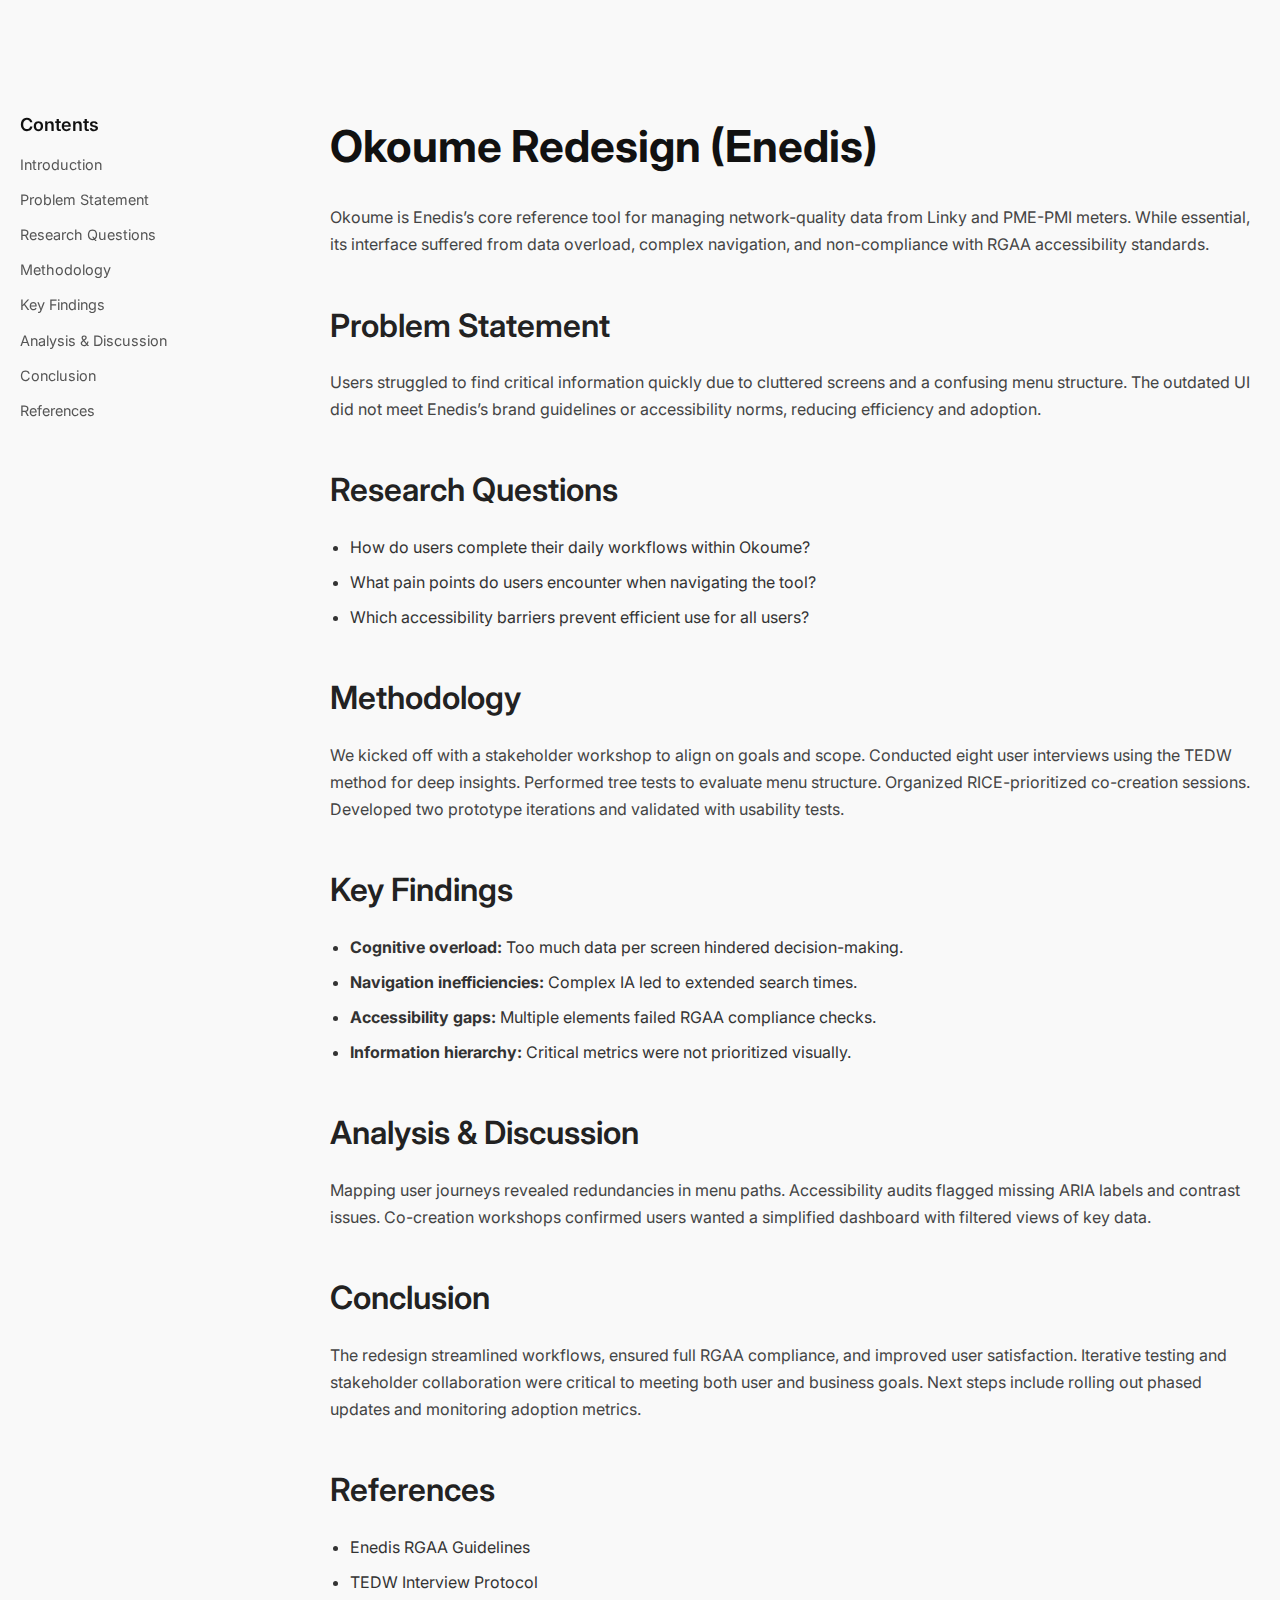
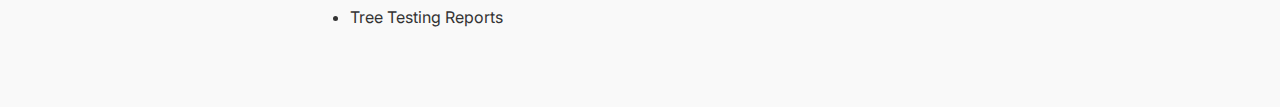
<file: OKOME 2.html>
<!DOCTYPE html>
<html lang="en">
<head>
    <meta charset="UTF-8">
    <meta name="viewport" content="width=device-width, initial-scale=1.0">
    <title>Case Study: Okoume Redesign (Enedis)</title>
    <link href="https://fonts.googleapis.com/css2?family=Inter:wght@400;500;600;700&display=swap" rel="stylesheet">
    <style>
        /* Basic Reset and General Styles */
        body {
            font-family: 'Inter', sans-serif;
            line-height: 1.7;
            color: #333;
            margin: 0;
            padding: 0;
            background-color: #f9f9f9;
        }
        main {
            max-width: 1400px;
            margin: 40px auto;
            padding: 20px;
            display: grid;
            grid-template-columns: 250px 1fr;
            gap: 60px;
        }
        @media (max-width: 900px) {
            main { grid-template-columns: 1fr; }
            .case-study-nav { margin-bottom: 30px; border-bottom: 1px solid #eee; padding-bottom: 20px; }
        }
        h1 { font-size: 2.75rem; font-weight: 700; color: #111; margin-bottom: 20px; }
        h2 { font-size: 2rem; font-weight: 600; color: #222; margin-top: 40px; margin-bottom: 15px; }
        h3 { font-size: 1.5rem; font-weight: 500; color: #333; margin-top: 30px; margin-bottom: 10px; }
        h4 { font-size: 1.125rem; font-weight: 600; color: #111; margin-top: 0; margin-bottom: 10px; }
        p { font-size: 1rem; color: #444; margin-bottom: 16px; }
        ul { margin-bottom: 16px; padding-left: 20px; }
        li { margin-bottom: 8px; }
        /* Left Navigation */
        .case-study-nav {
            padding-top: 20px;
            position: sticky;
            top: 20px;
            height: fit-content;
        }
        .case-study-nav h3 { font-size: 1.125rem; font-weight: 600; color: #111; margin-bottom: 10px; }
        .case-study-nav ul { list-style: none; padding: 0; margin: 0; }
        .case-study-nav li { margin-bottom: 8px; }
        .case-study-nav a { text-decoration: none; color: #555; font-size: 0.9rem; }
        .case-study-nav a:hover { color: #007bff; }
        /* Content */
        .case-study-content { padding-top: 20px; }
    </style>
</head>
<body>
    <main>
        <aside class="case-study-nav">
            <h3>Contents</h3>
            <ul>
                <li><a href="#introduction">Introduction</a></li>
                <li><a href="#problem">Problem Statement</a></li>
                <li><a href="#research-questions">Research Questions</a></li>
                <li><a href="#methodology">Methodology</a></li>
                <li><a href="#findings">Key Findings</a></li>
                <li><a href="#analysis">Analysis & Discussion</a></li>
                <li><a href="#conclusion">Conclusion</a></li>
                <li><a href="#references">References</a></li>
            </ul>
        </aside>
        <div class="case-study-content">
            <section id="introduction">
                <h1>Okoume Redesign (Enedis)</h1>
                <p>Okoume is Enedis’s core reference tool for managing network-quality data from Linky and PME-PMI meters. While essential, its interface suffered from data overload, complex navigation, and non-compliance with RGAA accessibility standards.</p>
            </section>

            <section id="problem">
                <h2>Problem Statement</h2>
                <p>Users struggled to find critical information quickly due to cluttered screens and a confusing menu structure. The outdated UI did not meet Enedis’s brand guidelines or accessibility norms, reducing efficiency and adoption.</p>
            </section>

            <section id="research-questions">
                <h2>Research Questions</h2>
                <ul>
                    <li>How do users complete their daily workflows within Okoume?</li>
                    <li>What pain points do users encounter when navigating the tool?</li>
                    <li>Which accessibility barriers prevent efficient use for all users?</li>
                </ul>
            </section>

            <section id="methodology">
                <h2>Methodology</h2>
                <p>We kicked off with a stakeholder workshop to align on goals and scope. Conducted eight user interviews using the TEDW method for deep insights. Performed tree tests to evaluate menu structure. Organized RICE-prioritized co-creation sessions. Developed two prototype iterations and validated with usability tests.</p>
            </section>

            <section id="findings">
                <h2>Key Findings</h2>
                <ul>
                    <li><strong>Cognitive overload:</strong> Too much data per screen hindered decision-making.</li>
                    <li><strong>Navigation inefficiencies:</strong> Complex IA led to extended search times.</li>
                    <li><strong>Accessibility gaps:</strong> Multiple elements failed RGAA compliance checks.</li>
                    <li><strong>Information hierarchy:</strong> Critical metrics were not prioritized visually.</li>
                </ul>
            </section>

            <section id="analysis">
                <h2>Analysis & Discussion</h2>
                <p>Mapping user journeys revealed redundancies in menu paths. Accessibility audits flagged missing ARIA labels and contrast issues. Co-creation workshops confirmed users wanted a simplified dashboard with filtered views of key data.</p>
            </section>

            <section id="conclusion">
                <h2>Conclusion</h2>
                <p>The redesign streamlined workflows, ensured full RGAA compliance, and improved user satisfaction. Iterative testing and stakeholder collaboration were critical to meeting both user and business goals. Next steps include rolling out phased updates and monitoring adoption metrics.</p>
            </section>

            <section id="references">
                <h2>References</h2>
                <ul>
                    <li>Enedis RGAA Guidelines</li>
                    <li>TEDW Interview Protocol</li>
                    <li>Tree Testing Reports</li>
                </ul>
            </section>
        </div>
    </main>
</body>
</html>
</file>
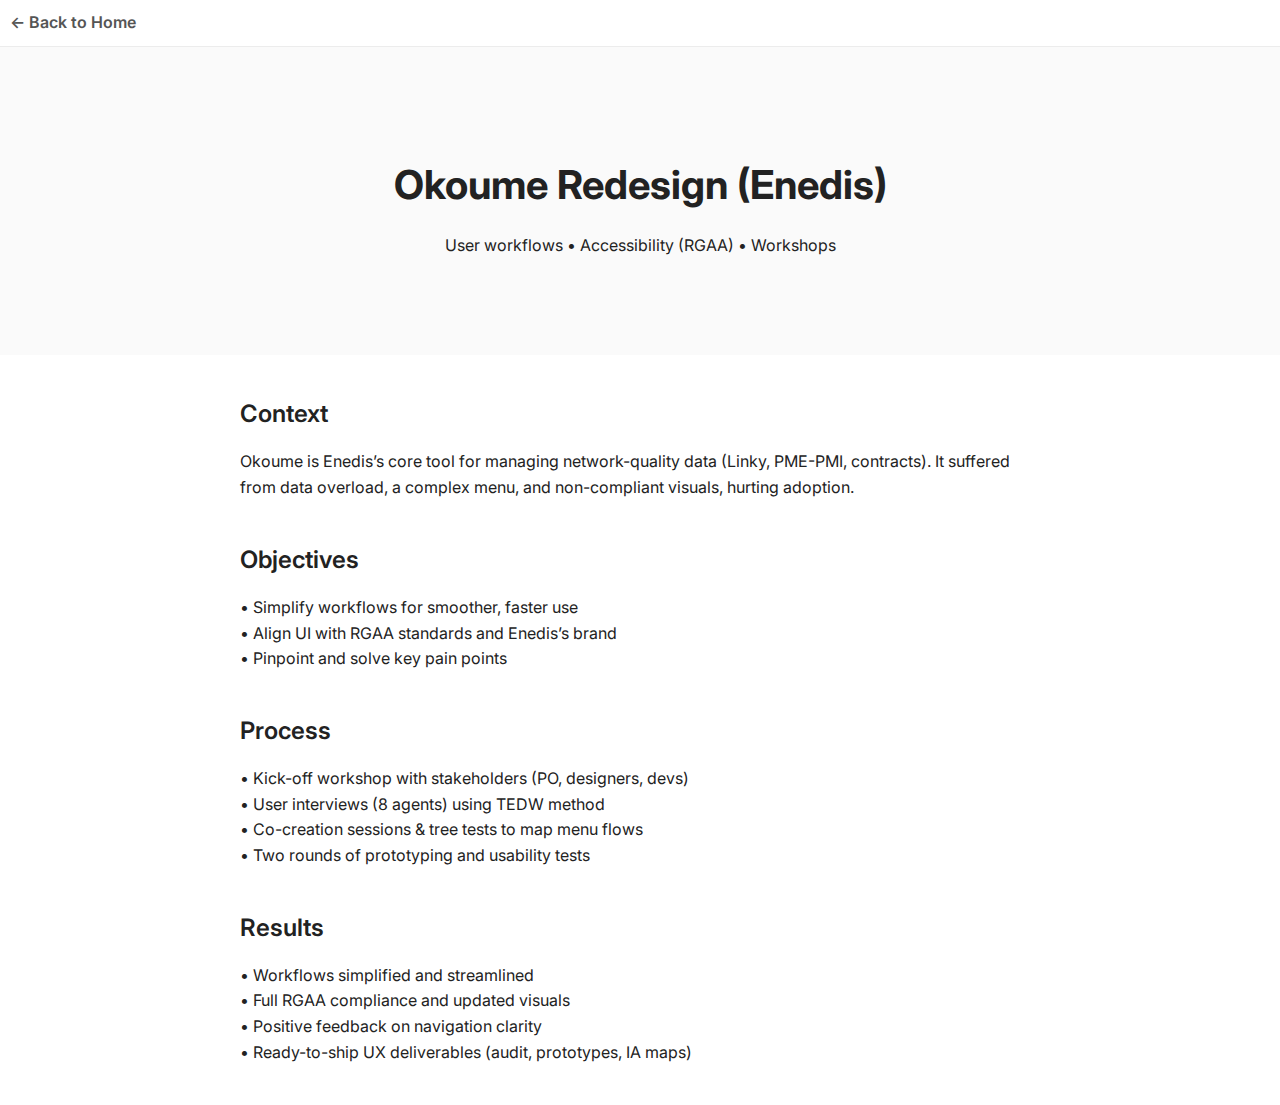
<file: okoume.html>
<!-- okoume.html -->
<!DOCTYPE html>
<html lang="en">
<head>
  <meta charset="UTF-8">
  <meta name="viewport" content="width=device-width,initial-scale=1">
  <title>Okoume Redesign (Enedis)</title>
  <link href="https://fonts.googleapis.com/css2?family=Inter:wght@400;600&display=swap" rel="stylesheet">
  <style>
    body { margin:0; font-family:'Inter',sans-serif; line-height:1.6; color:#222; }
    nav { background:#fff; padding:10px; border-bottom:1px solid #ececec; position:sticky; top:0; }
    nav a { text-decoration:none; color:#555; font-weight:600; }
    header { padding:80px 20px; text-align:center; background:#fafafa; }
    header h1 { font-size:2.5rem; margin-bottom:8px; }
    header p { font-size:1rem; }
    section { max-width:800px; margin:40px auto; padding:0 20px; }
    section h2 { font-size:1.5rem; margin-bottom:12px; font-weight:600; }
    section p { margin-bottom:16px; }
    .back { font-size:0.9rem; margin-top:20px; display:inline-block; }
  </style>
</head>
<body>

  <nav><a href="index.html">← Back to Home</a></nav>

  <header>
    <h1>Okoume Redesign (Enedis)</h1>
    <p>User workflows • Accessibility (RGAA) • Workshops</p>
  </header>

  <section>
    <h2>Context</h2>
    <p>Okoume is Enedis’s core tool for managing network-quality data (Linky, PME-PMI, contracts). It suffered from data overload, a complex menu, and non-compliant visuals, hurting adoption.</p>
  </section>

  <section>
    <h2>Objectives</h2>
    <p>• Simplify workflows for smoother, faster use<br>
       • Align UI with RGAA standards and Enedis’s brand<br>
       • Pinpoint and solve key pain points</p>
  </section>

  <section>
    <h2>Process</h2>
    <p>• Kick-off workshop with stakeholders (PO, designers, devs)<br>
       • User interviews (8 agents) using TEDW method<br>
       • Co-creation sessions & tree tests to map menu flows<br>
       • Two rounds of prototyping and usability tests</p>
  </section>

  <section>
    <h2>Results</h2>
    <p>• Workflows simplified and streamlined<br>
       • Full RGAA compliance and updated visuals<br>
       • Positive feedback on navigation clarity<br>
       • Ready-to-ship UX deliverables (audit, prototypes, IA maps)</p>
  </section>

</body>
</html>
</file>
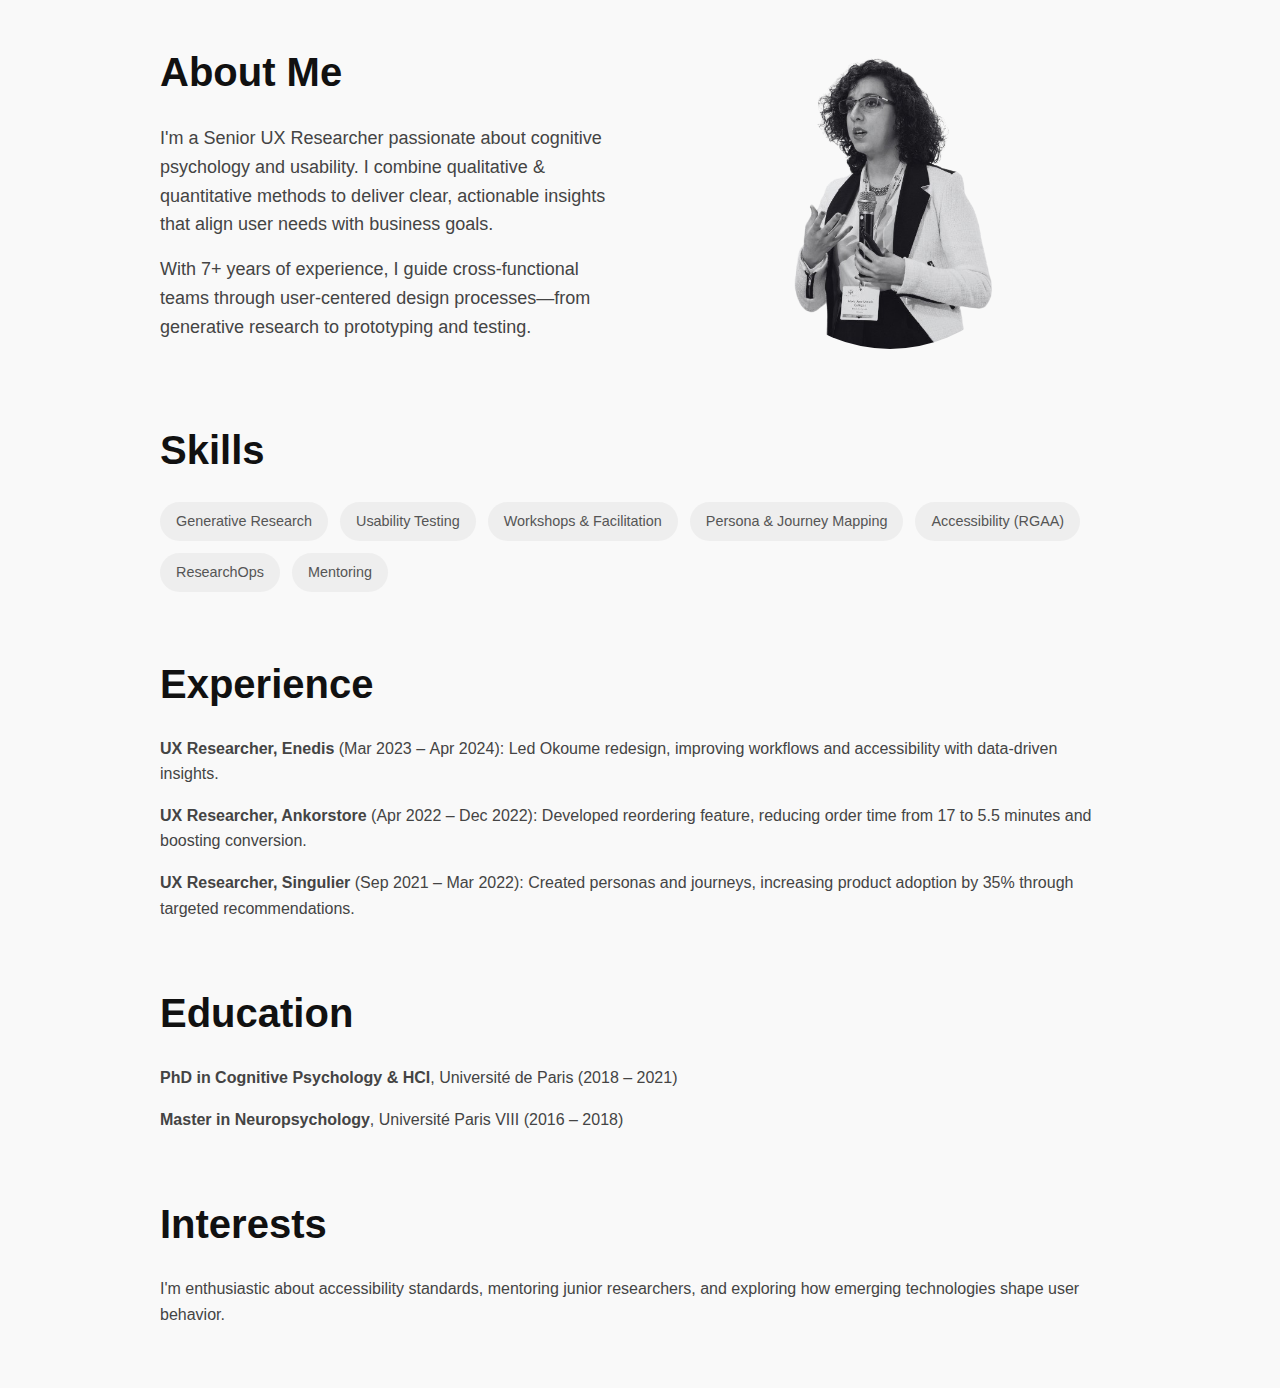
<file: about-me/index-backup.html>
<!DOCTYPE html>
<html lang="fr">

<head>
    <base href="../" />

    <meta charset="UTF-8" />
    <meta name="viewport" content="width=device-width, initial-scale=1.0" />
    <title>María José Urbiola Gallegos - About me</title>

    <style>
        /* Reset & Base */
        * {
            margin: 0;
            padding: 0;
            box-sizing: border-box;
        }

        body {
            font-family: 'Inter', sans-serif;
            line-height: 1.6;
            color: #333;
            background: #f9f9f9;
        }

        main {
            max-width: 1000px;
            margin: 40px auto;
            padding: 0 20px;
        }

        h2 {
            font-size: 2.5rem;
            font-weight: 600;
            color: #111;
            margin-bottom: 20px;
        }

        /* Intro Section */
        .about-intro {
            display: grid;
            grid-template-columns: 1fr 1fr;
            gap: 40px;
            align-items: center;
            margin-bottom: 60px;
        }

        .about-intro .intro-text p {
            font-size: 1.125rem;
            color: #444;
            margin-bottom: 16px;
        }

        .about-intro .intro-image img {
            width: 100%;
            max-width: 300px;
            border-radius: 50%;
            display: block;
            margin: 0 auto;
        }

        @media (max-width: 768px) {
            .about-intro {
                grid-template-columns: 1fr;
                text-align: center;
            }

            .about-intro .intro-image img {
                margin-bottom: 20px;
            }
        }

        /* Skills */
        .skills-section ul {
            list-style: none;
            display: flex;
            flex-wrap: wrap;
            gap: 12px;
        }

        .skills-section li {
            background: #eee;
            color: #555;
            padding: 8px 16px;
            border-radius: 999px;
            font-size: 0.9rem;
        }

        .section {
            margin-bottom: 60px;
        }

        .section p {
            font-size: 1rem;
            color: #444;
            margin-bottom: 16px;
        }
    </style>
</head>

<body>
    <main>
        <section class="about-intro section">
            <div class="intro-text">
                <h2>About Me</h2>
                <p>I'm a Senior UX Researcher passionate about cognitive psychology and usability. I combine qualitative
                    & quantitative methods to deliver clear, actionable insights that align user needs with business
                    goals.</p>
                <p>With 7+ years of experience, I guide cross-functional teams through user-centered design
                    processes—from generative research to prototyping and testing.</p>
            </div>
            <div class="intro-image">
                <img src="public/images/about-me.png" loading="lazy"
                    alt="María José Urbiola Gallegos speaking at a conference"
                    style="width:100%;max-width:300px;border-radius:50%;">
            </div>
        </section>

        <section class="skills-section section">
            <h2>Skills</h2>
            <ul>
                <li>Generative Research</li>
                <li>Usability Testing</li>
                <li>Workshops & Facilitation</li>
                <li>Persona & Journey Mapping</li>
                <li>Accessibility (RGAA)</li>
                <li>ResearchOps</li>
                <li>Mentoring</li>
            </ul>
        </section>

        <section class="experience-section section">
            <h2>Experience</h2>
            <p><strong>UX Researcher, Enedis</strong> (Mar 2023 – Apr 2024): Led Okoume redesign, improving workflows
                and accessibility with data-driven insights.</p>
            <p><strong>UX Researcher, Ankorstore</strong> (Apr 2022 – Dec 2022): Developed reordering feature, reducing
                order time from 17 to 5.5 minutes and boosting conversion.</p>
            <p><strong>UX Researcher, Singulier</strong> (Sep 2021 – Mar 2022): Created personas and journeys,
                increasing product adoption by 35% through targeted recommendations.</p>
        </section>

        <section class="education-section section">
            <h2>Education</h2>
            <p><strong>PhD in Cognitive Psychology & HCI</strong>, Université de Paris (2018 – 2021)</p>
            <p><strong>Master in Neuropsychology</strong>, Université Paris VIII (2016 – 2018)</p>
        </section>

        <section class="interests-section section">
            <h2>Interests</h2>
            <p>I'm enthusiastic about accessibility standards, mentoring junior researchers, and exploring how emerging
                technologies shape user behavior.</p>
        </section>
    </main>
</body>

</html>
</file>
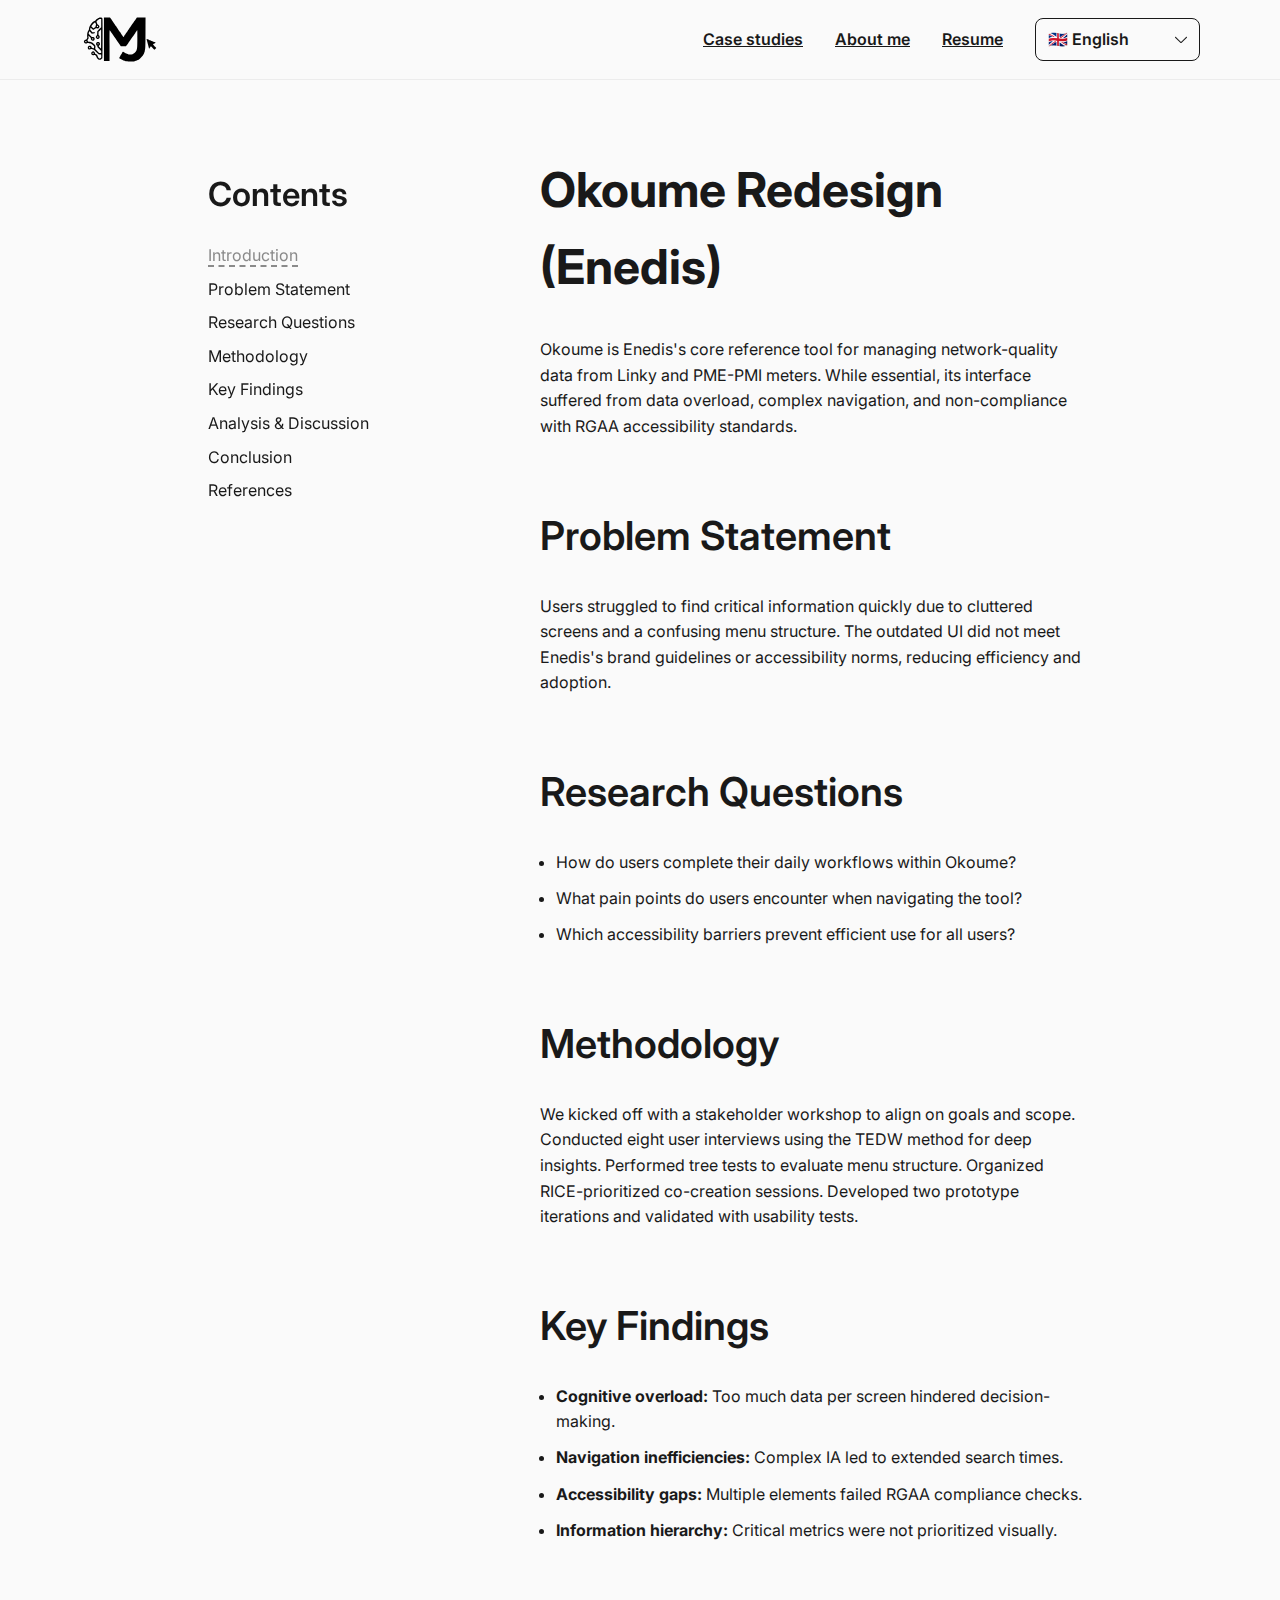
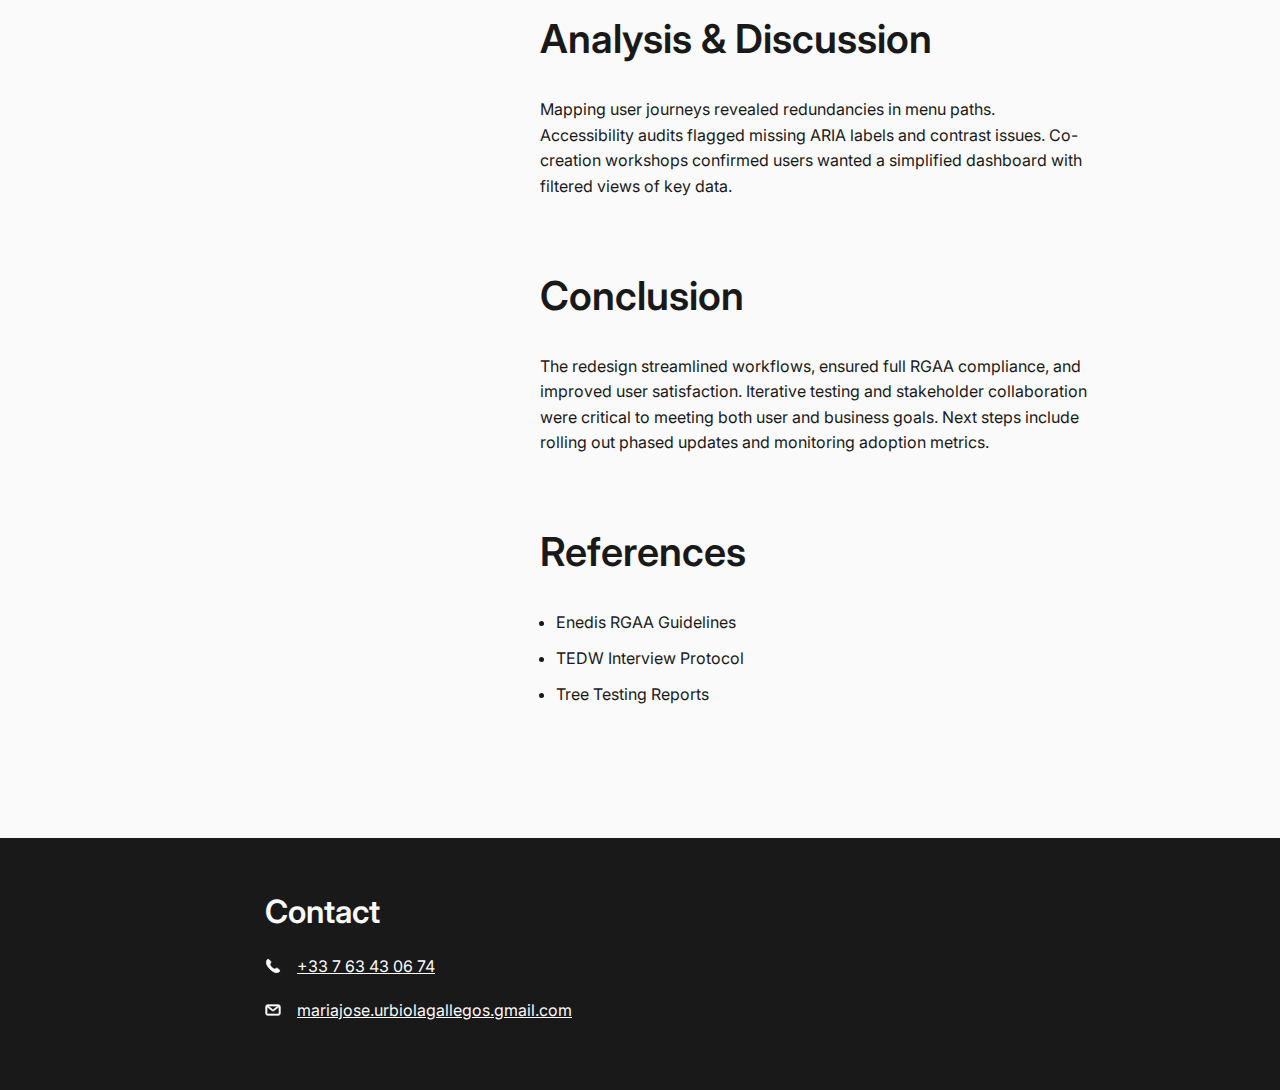
<file: case-studies/okoume.html>
<!DOCTYPE html>
<html lang="fr">

<head>
    <base href="../" />

    <meta charset="UTF-8">
    <meta name="viewport" content="width=device-width,initial-scale=1">
    <title>María José Urbiola Gallegos - Case Study: Okoume Redesign (Enedis)</title>

    <link rel="preload" href="public/fonts/Inter.ttf" as="font" type="font/ttf" crossorigin />
    <link rel="preload" href="public/fonts/Inter-italic.ttf" as="font" type="font/ttf" crossorigin />

    <link rel="stylesheet" href="public/styles/case-study.css" />
    <link rel="stylesheet" href="public/styles/common.css" />
    <link rel="stylesheet" href="public/styles/footer.css" />
</head>

<body>
    <header class="navigation">
        <a href="index.html" class="navigation__logo-link" aria-label="Back to homepage" title="Back to homepage">
            <svg class="navigation__logo">
                <use href="public/icons/icons.svg#mj-logo"></use>
            </svg>
        </a>

        <nav class="navigation__link-list">
            <a href="index.html" id="nav-case-studies">
                <mj-i18n key="home.navigationLinks.caseStudies" />
            </a>
            <a href="about-me/index.html" id="nav-about">
                <mj-i18n key="home.navigationLinks.about" />
            </a>
            <!-- TODO: Add CV in PDF (new browser tab) -->
            <a href="#resume" id="nav-contact">
                <mj-i18n key="home.navigationLinks.resume" />
            </a>

            <select id="language-select" class="navigation__language-selector language-selector">
                <button class="language-selector__button">
                    <selectedcontent></selectedcontent>
                    <svg class="icon language-selector__picker-icon" aria-hidden="true">
                        <use href="public/icons/icons.svg#arrow-down"></use>
                    </svg>
                </button>

                <div class="language-selector__dropdown">
                    <option selected value="fr" class="language-selector__option">
                        <span aria-hidden="true">🇫🇷</span> Français
                    </option>
                    <option value="en" class="language-selector__option">
                        <span aria-hidden="true">🇬🇧</span> English
                    </option>
                    <option value="es" class="language-selector__option">
                        <span aria-hidden="true">🇪🇸</span> Español
                    </option>
                </div>
            </select>
        </nav>
    </header>

    <main class="main">
        <aside class="case-study__nav">
            <h3 class="case-study__nav-title"><mj-i18n key="caseStudy.nav.title" /></h3>
            <ul>
                <li>
                    <a class="case-study__link" href="#introduction">
                        <mj-i18n key="caseStudy.nav.links.introduction" />
                    </a>
                </li>
                <li>
                    <a class="case-study__link" href="#problem">
                        <mj-i18n key="caseStudy.nav.links.problemStatement" />
                    </a>
                </li>
                <li>
                    <a class="case-study__link" href="#research-questions">
                        <mj-i18n key="caseStudy.nav.links.researchQuestions" />
                    </a>
                </li>
                <li>
                    <a class="case-study__link" href="#methodology">
                        <mj-i18n key="caseStudy.nav.links.methodology" />
                    </a>
                </li>
                <li>
                    <a class="case-study__link" href="#findings">
                        <mj-i18n key="caseStudy.nav.links.keyFindings" />
                    </a>
                </li>
                <li>
                    <a class="case-study__link" href="#analysis">
                        <mj-i18n key="caseStudy.nav.links.analysisDiscussion" />
                    </a>
                </li>
                <li>
                    <a class="case-study__link" href="#conclusion">
                        <mj-i18n key="caseStudy.nav.links.conclusion" />
                    </a>
                </li>
                <li>
                    <a class="case-study__link" href="#references">
                        <mj-i18n key="caseStudy.nav.links.references" />
                    </a>
                </li>
            </ul>
        </aside>
        <div class="case-study__content">
            <section id="introduction" class="anchor">
                <h1><mj-i18n key="caseStudy.study.okoume.introduction.title" /></h1>
                <p><mj-i18n key="caseStudy.study.okoume.introduction.content" /></p>
            </section>

            <section id="problem" class="anchor">
                <h2><mj-i18n key="caseStudy.study.okoume.problem.title" /></h2>
                <p><mj-i18n key="caseStudy.study.okoume.problem.content" /></p>
            </section>

            <section id="research-questions" class="anchor">
                <h2><mj-i18n key="caseStudy.study.okoume.researchQuestions.title" /></h2>
                <ul>
                    <li><mj-i18n key="caseStudy.study.okoume.researchQuestions.workflows" /></li>
                    <li><mj-i18n key="caseStudy.study.okoume.researchQuestions.painPoints" /></li>
                    <li><mj-i18n key="caseStudy.study.okoume.researchQuestions.accessibility" /></li>
                </ul>
            </section>

            <section id="methodology" class="anchor">
                <h2><mj-i18n key="caseStudy.study.okoume.methodology.title" /></h2>
                <p><mj-i18n key="caseStudy.study.okoume.methodology.content" /></p>
            </section>

            <section id="findings" class="anchor">
                <h2><mj-i18n key="caseStudy.study.okoume.findings.title" /></h2>
                <ul>
                    <li><strong><mj-i18n key="caseStudy.study.okoume.findings.cognitive.title" /></strong> <mj-i18n
                            key="caseStudy.study.okoume.findings.cognitive.precision" /></li>
                    <li><strong><mj-i18n key="caseStudy.study.okoume.findings.navigation.title" /></strong> <mj-i18n
                            key="caseStudy.study.okoume.findings.navigation.precision" /></li>
                    <li><strong><mj-i18n key="caseStudy.study.okoume.findings.accessibility.title" /></strong> <mj-i18n
                            key="caseStudy.study.okoume.findings.accessibility.precision" /></li>
                    <li><strong><mj-i18n key="caseStudy.study.okoume.findings.information.title" /></strong> <mj-i18n
                            key="caseStudy.study.okoume.findings.information.precision" /></li>
                </ul>
            </section>

            <section id="analysis" class="anchor">
                <h2><mj-i18n key="caseStudy.study.okoume.analysis.title" /></h2>
                <p><mj-i18n key="caseStudy.study.okoume.analysis.content" /></p>
            </section>

            <section id="conclusion" class="anchor">
                <h2><mj-i18n key="caseStudy.study.okoume.conclusion.title" /></h2>
                <p><mj-i18n key="caseStudy.study.okoume.conclusion.content" /></p>
            </section>

            <section id="references" class="anchor">
                <h2><mj-i18n key="caseStudy.study.okoume.references.title" /></h2>
                <ul>
                    <li><mj-i18n key="caseStudy.study.okoume.references.guidelines" /></li>
                    <li><mj-i18n key="caseStudy.study.okoume.references.protocol" /></li>
                    <li><mj-i18n key="caseStudy.study.okoume.references.tree" /></li>
                </ul>
            </section>
        </div>
    </main>

    <footer id="contact" class="contact">
        <section>
            <h2 class="contact__title"><mj-i18n key="home.contact.title" /></h2>
            <p>
                <a class="contact__link" href="tel:+33763430474">
                    <svg class="icon" aria-hidden="true">
                        <use href="public/icons/icons.svg#phone"></use>
                    </svg>
                    +33 7 63 43 06 74
                </a>
            </p>
            <p>
                <a class="contact__link" href="mailto:mariajose.urbiolagallegos.gmail.com">
                    <svg class="icon" aria-hidden="true">
                        <use href="public/icons/icons.svg#mail"></use>
                    </svg>
                    mariajose.urbiolagallegos.gmail.com
                </a>
            </p>
        </section>
    </footer>

    <script type="module" src="scripts/signal.mjs"></script>
    <script type="module" src="scripts/i18n.mjs"></script>
    <script type="module" src="scripts/language-select.mjs"></script>
    <script type="module" src="scripts/mj-i18n.mjs"></script>
    <script type="module" src="scripts/study-progress-observer.mjs"></script>
</body>

</html>
</file>
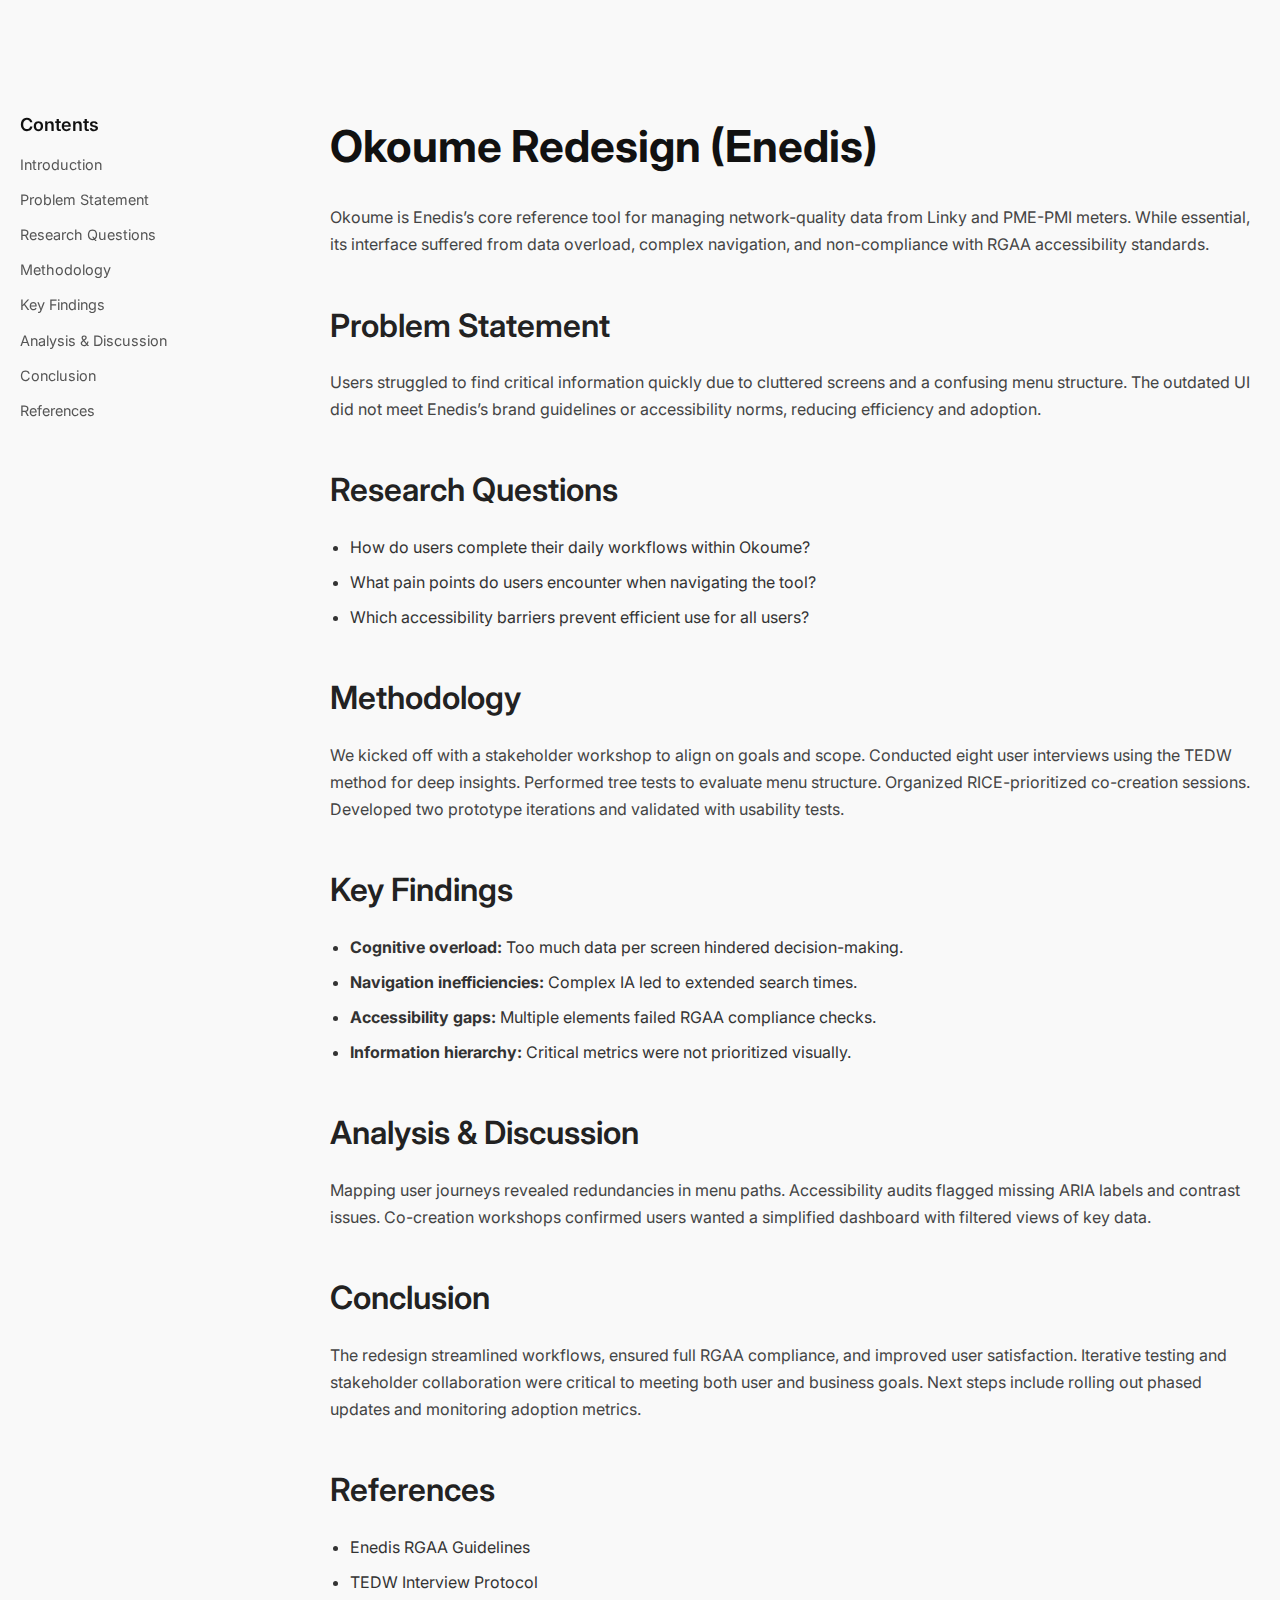
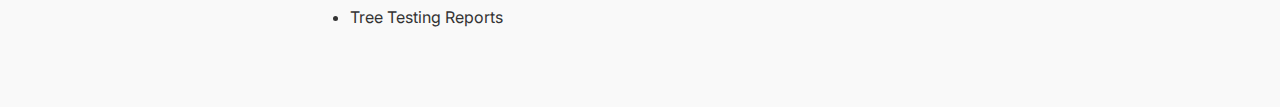
<file: projects/okoume-gpt.html>
<!DOCTYPE html>
<html lang="en">

<head>
    <meta charset="UTF-8">
    <meta name="viewport" content="width=device-width, initial-scale=1.0">
    <title>Case Study: Okoume Redesign (Enedis)</title>
    <link href="https://fonts.googleapis.com/css2?family=Inter:wght@400;500;600;700&display=swap" rel="stylesheet">
    <style>
        /* Basic Reset and General Styles */
        body {
            font-family: 'Inter', sans-serif;
            line-height: 1.7;
            color: #333;
            margin: 0;
            padding: 0;
            background-color: #f9f9f9;
        }

        main {
            max-width: 1400px;
            margin: 40px auto;
            padding: 20px;
            display: grid;
            grid-template-columns: 250px 1fr;
            gap: 60px;
        }

        @media (max-width: 900px) {
            main {
                grid-template-columns: 1fr;
            }

            .case-study-nav {
                margin-bottom: 30px;
                border-bottom: 1px solid #eee;
                padding-bottom: 20px;
            }
        }

        h1 {
            font-size: 2.75rem;
            font-weight: 700;
            color: #111;
            margin-bottom: 20px;
        }

        h2 {
            font-size: 2rem;
            font-weight: 600;
            color: #222;
            margin-top: 40px;
            margin-bottom: 15px;
        }

        h3 {
            font-size: 1.5rem;
            font-weight: 500;
            color: #333;
            margin-top: 30px;
            margin-bottom: 10px;
        }

        h4 {
            font-size: 1.125rem;
            font-weight: 600;
            color: #111;
            margin-top: 0;
            margin-bottom: 10px;
        }

        p {
            font-size: 1rem;
            color: #444;
            margin-bottom: 16px;
        }

        ul {
            margin-bottom: 16px;
            padding-left: 20px;
        }

        li {
            margin-bottom: 8px;
        }

        /* Left Navigation */
        .case-study-nav {
            padding-top: 20px;
            position: sticky;
            top: 20px;
            height: fit-content;
        }

        .case-study-nav h3 {
            font-size: 1.125rem;
            font-weight: 600;
            color: #111;
            margin-bottom: 10px;
        }

        .case-study-nav ul {
            list-style: none;
            padding: 0;
            margin: 0;
        }

        .case-study-nav li {
            margin-bottom: 8px;
        }

        .case-study-nav a {
            text-decoration: none;
            color: #555;
            font-size: 0.9rem;
        }

        .case-study-nav a:hover {
            color: #007bff;
        }

        /* Content */
        .case-study-content {
            padding-top: 20px;
        }
    </style>
</head>

<body>
    <main>
        <aside class="case-study-nav">
            <h3>Contents</h3>
            <ul>
                <li><a href="#introduction">Introduction</a></li>
                <li><a href="#problem">Problem Statement</a></li>
                <li><a href="#research-questions">Research Questions</a></li>
                <li><a href="#methodology">Methodology</a></li>
                <li><a href="#findings">Key Findings</a></li>
                <li><a href="#analysis">Analysis & Discussion</a></li>
                <li><a href="#conclusion">Conclusion</a></li>
                <li><a href="#references">References</a></li>
            </ul>
        </aside>
        <div class="case-study-content">
            <section id="introduction">
                <h1>Okoume Redesign (Enedis)</h1>
                <p>Okoume is Enedis’s core reference tool for managing network-quality data from Linky and PME-PMI
                    meters. While essential, its interface suffered from data overload, complex navigation, and
                    non-compliance with RGAA accessibility standards.</p>
            </section>

            <section id="problem">
                <h2>Problem Statement</h2>
                <p>Users struggled to find critical information quickly due to cluttered screens and a confusing menu
                    structure. The outdated UI did not meet Enedis’s brand guidelines or accessibility norms, reducing
                    efficiency and adoption.</p>
            </section>

            <section id="research-questions">
                <h2>Research Questions</h2>
                <ul>
                    <li>How do users complete their daily workflows within Okoume?</li>
                    <li>What pain points do users encounter when navigating the tool?</li>
                    <li>Which accessibility barriers prevent efficient use for all users?</li>
                </ul>
            </section>

            <section id="methodology">
                <h2>Methodology</h2>
                <p>We kicked off with a stakeholder workshop to align on goals and scope. Conducted eight user
                    interviews using the TEDW method for deep insights. Performed tree tests to evaluate menu structure.
                    Organized RICE-prioritized co-creation sessions. Developed two prototype iterations and validated
                    with usability tests.</p>
            </section>

            <section id="findings">
                <h2>Key Findings</h2>
                <ul>
                    <li><strong>Cognitive overload:</strong> Too much data per screen hindered decision-making.</li>
                    <li><strong>Navigation inefficiencies:</strong> Complex IA led to extended search times.</li>
                    <li><strong>Accessibility gaps:</strong> Multiple elements failed RGAA compliance checks.</li>
                    <li><strong>Information hierarchy:</strong> Critical metrics were not prioritized visually.</li>
                </ul>
            </section>

            <section id="analysis">
                <h2>Analysis & Discussion</h2>
                <p>Mapping user journeys revealed redundancies in menu paths. Accessibility audits flagged missing ARIA
                    labels and contrast issues. Co-creation workshops confirmed users wanted a simplified dashboard with
                    filtered views of key data.</p>
            </section>

            <section id="conclusion">
                <h2>Conclusion</h2>
                <p>The redesign streamlined workflows, ensured full RGAA compliance, and improved user satisfaction.
                    Iterative testing and stakeholder collaboration were critical to meeting both user and business
                    goals. Next steps include rolling out phased updates and monitoring adoption metrics.</p>
            </section>

            <section id="references">
                <h2>References</h2>
                <ul>
                    <li>Enedis RGAA Guidelines</li>
                    <li>TEDW Interview Protocol</li>
                    <li>Tree Testing Reports</li>
                </ul>
            </section>
        </div>
    </main>
</body>

</html>
</file>
<file: public/styles/common.css>
@font-face {
    font-family: 'Inter';
    src: url('../fonts/Inter.ttf');
    font-display: swap;
}

@font-face {
    font-family: 'Inter';
    src: url('../fonts/Inter-italic.ttf');
    font-display: swap;
    font-style: italic;
}

/**
 * Reset
 */
*,
*::before,
*::after {
    margin: 0;
    padding: 0;
    box-sizing: border-box;
}

@media (prefers-reduced-motion: no-preference) {
    html {
        interpolate-size: allow-keywords;
    }
}

html {
    scroll-behavior: smooth;
}

img,
picture,
video,
canvas,
svg {
    display: block;
    max-width: 100%;
}

input,
button,
textarea,
select {
    font: inherit;
}

p,
h1,
h2,
h3,
h4,
h5,
h6 {
    margin-bottom: .66em;
    overflow-wrap: break-word;
}

a {
    color: currentColor;
    cursor: pointer;
}

ul {
    padding-inline-start: 1em;
}

/**
 * Tokens
 */
:root {
    --unit: 1rem;
    --dark-color: #191919;
    --light-color: #fafafa;
    --border-color: #ececec;
    --nav-height: calc(5 * var(--unit));
}

/**
 * Typography - Based on minor 3rd
 */
h1 {
    font-size: 3rem;
}

h2 {
    font-size: 2.488rem;
    font-weight: 600;
}

h3 {
    font-size: 2.074rem;
    font-weight: 600;
}

h4 {
    font-size: 1.728rem;
    font-weight: 600;
}

h5 {
    font-size: 1.44rem;
    font-weight: 600;
}

h6 {
    font-size: 1.2rem;
    font-weight: 600;
}

p {
    font-size: 1rem;
}

small {
    font-size: .8rem;
}

/**
 * Common styles
 */
body {
    font-family: 'Inter', sans-serif;
    line-height: 1.6;
    color: var(--dark-color);
    background-color: var(--light-color);
}

.icon {
    display: inline-flex;
    width: 1em;
    height: 1em;
    fill: currentColor;
    stroke: currentColor;
}

.anchor {
    scroll-margin-block-start: 7.5rem;
}

.pill {
    padding: .33em 1em;
    border-radius: 9999px;
    background-color: var(--dark-color);
    color: var(--light-color);
}

/**
 * Navigation and related
 */
.navigation {
    position: fixed;
    top: 0;
    display: flex;
    justify-content: space-between;
    align-items: center;
    height: calc(5 * var(--unit));
    width: 100dvw;
    padding: 0 calc(5 * var(--unit));
    border-bottom: 1px solid var(--border-color);
    background-color: var(--light-color);
    z-index: 1;

    .navigation__logo-link {
        display: contents;
    }

    .navigation__logo {
        height: 100%;
        width: 5rem;
    }

    .navigation__link-list {
        display: flex;
        align-items: center;
        gap: calc(2 * var(--unit));
        font-weight: 600;
    }
}

.language-selector {
    width: 15ch;
    border: 1px solid var(--dark-color);
    padding: 0;
    background-color: var(--light-color);

    &,
    &::picker(select) {
        appearance: base-select;
    }

    &::picker-icon {
        display: none;
    }

    &:open {
        .language-selector__picker-icon {
            transform: rotate(.5turn);
        }

        &::picker {
            height: auto;
        }
    }

    .language-selector__picker-icon {
        font-size: .75em;
        transition: transform .15s ease-in-out;
    }

    &::picker(select) {
        border-radius: .33rem;
        background-color: var(--light-color);
        transform: translateY(.33rem);
    }

    .language-selector__button {
        display: flex;
        justify-content: space-between;
        align-items: center;
        width: 100%;
        gap: .5rem;
        padding: .5rem .75rem;
        cursor: pointer;
    }

    .language-selector__option {
        display: flex;
        padding-block: .33rem;
        padding-inline: .5rem;
    }
}

@supports not (appearance: base-select) {
    .language-selector {
        padding: .5rem .75rem;
        border-radius: .33rem;
        cursor: pointer;
    }
}

.main {
    padding-inline: 10rem;
    padding-block: 7.5rem;

    section+section {
        margin-top: 4rem;
    }
}
</file>
<file: public/styles/home.css>
.hero {
    display: flex;
    height: 100dvh;
    flex-flow: column wrap;
    justify-content: center;
    align-items: center;

    .hero__name {
        margin-bottom: 1rem;
        font-size: 3rem;
        font-weight: 600;
        letter-spacing: .033em;
    }

    .hero__title {
        font-size: 1.2rem;
        font-weight: 400;
    }
}

/**
 * Main
 */
.main {
    max-width: 75ch;
    padding: 3em 1em;
    margin: auto;
    border-top: 1px solid var(--border-color);
    border-bottom: 1px solid var(--border-color);

    h2 {
        margin-bottom: 1em;
        font-size: 2rem;
        font-weight: 600;
    }

    section+section {
        margin-top: 5rem;
    }
}

.about,
.projects {
    scroll-margin-block-start: 7.5rem;
}

.projects {
    .projects__list {
        display: grid;
        grid-template-columns: repeat(auto-fit, minmax(30ch, 1fr));
        gap: 2em;
        padding: 0;
        list-style-type: none;
    }

    .projects__ignore {
        display: contents;
    }

    .projects__item {
        display: block;
        padding: 2em;
        border: 1px solid var(--border-color);
        border-radius: .33rem;
        text-decoration: none;
        transition: .15s background-color ease-in-out;

        &:hover {
            background-color: var(--border-color);
        }
    }

    .projects__keywords {
        margin-bottom: 1em;
        font-style: italic;
    }
}

.contact {
    padding: 3em 1em;
    background-color: var(--dark-color);
    color: var(--light-color);

    section {
        max-width: 75ch;
        margin: auto;
    }

    .contact__title {
        margin-bottom: .5em;
        font-size: 2rem;
        font-weight: 600;
    }

    .contact__link {
        display: inline-flex;
        align-items: center;
        gap: 1em;
        margin-bottom: .5em;
    }
}
</file>
<file: public/styles/footer.css>
.contact {
    padding: 3em 1em;
    background-color: var(--dark-color);
    color: var(--light-color);

    section {
        max-width: 75ch;
        margin: auto;
    }

    .contact__title {
        margin-bottom: .5em;
        font-size: 2rem;
        font-weight: 600;
    }

    .contact__link {
        display: inline-flex;
        align-items: center;
        gap: 1em;
        margin-bottom: .5em;
    }
}
</file>
<file: public/styles/style-backup.css>
@font-face {
    font-family: 'Inter';
    src: url('../fonts/Inter.ttf');
    font-display: swap;
}

body {
    font-family: 'Inter', sans-serif;
    line-height: 1.6;
    color: var(--dark-color);
    background-color: var(--light-color);
}

/* header / hero */
header {
    height: 100vh;
    background: #fafafa;
    display: flex;
    flex-direction: column;
    justify-content: center;
    align-items: center;
    text-align: center;
    padding: 0 20px;
}

header h1 {
    font-size: 3rem;
    font-weight: 600;
    margin-bottom: 10px;
}

header p {
    font-size: 1.2rem;
}

/* flag selector */
.lang-selector {
    position: fixed;
    top: 10px;
    right: 20px;
}

.lang-selector span {
    font-size: 1.5rem;
    cursor: pointer;
    margin-left: 10px;
    opacity: 0.6;
}

.lang-selector span.active {
    opacity: 1;
}

/* nav */
nav {
    position: sticky;
    top: 0;
    /* background: #fff; */
    border-bottom: 1px solid #ececec;
    z-index: 100;
}

.nav-container {
    max-width: 900px;
    margin: 0 auto;
    display: flex;
    justify-content: center;
    padding: 10px 0;
}

.nav-container a {
    margin: 0 15px;
    text-decoration: none;
    color: #555;
    font-weight: 600;
    position: relative;
    padding-bottom: 4px;
}

.nav-container a.active {
    color: #000;
}

.nav-container a.active::after {
    content: '';
    position: absolute;
    bottom: 0;
    left: 0;
    width: 100%;
    height: 2px;
    background: #000;
}

/* sections */
section {
    max-width: 900px;
    margin: 80px auto;
    padding: 0 20px;
}

section h2 {
    font-size: 2rem;
    font-weight: 600;
    margin-bottom: 20px;
}

/* grid for case studies */
.case-studies-grid {
    display: grid;
    grid-template-columns: repeat(auto-fit, minmax(280px, 1fr));
    gap: 40px;
}

.case-study {
    display: block;
    text-decoration: none;
    color: inherit;
    padding: 20px;
    border: 1px solid #ececec;
    border-radius: 8px;
    transition: background 0.2s;
}

.case-study:hover {
    background: #f9f9f9;
}

.case-study h3 {
    font-size: 1.4rem;
    margin-bottom: 8px;
}

.case-study .keywords {
    font-style: italic;
    margin-bottom: 8px;
}

.case-study .pitch {
    margin-bottom: 0;
}

/* responsive tweaks */
@media (max-width: 600px) {
    header h1 {
        font-size: 2.5rem;
    }

    .nav-container {
        flex-direction: column;
    }

    .nav-container a {
        margin: 8px 0;
    }
}
</file>
